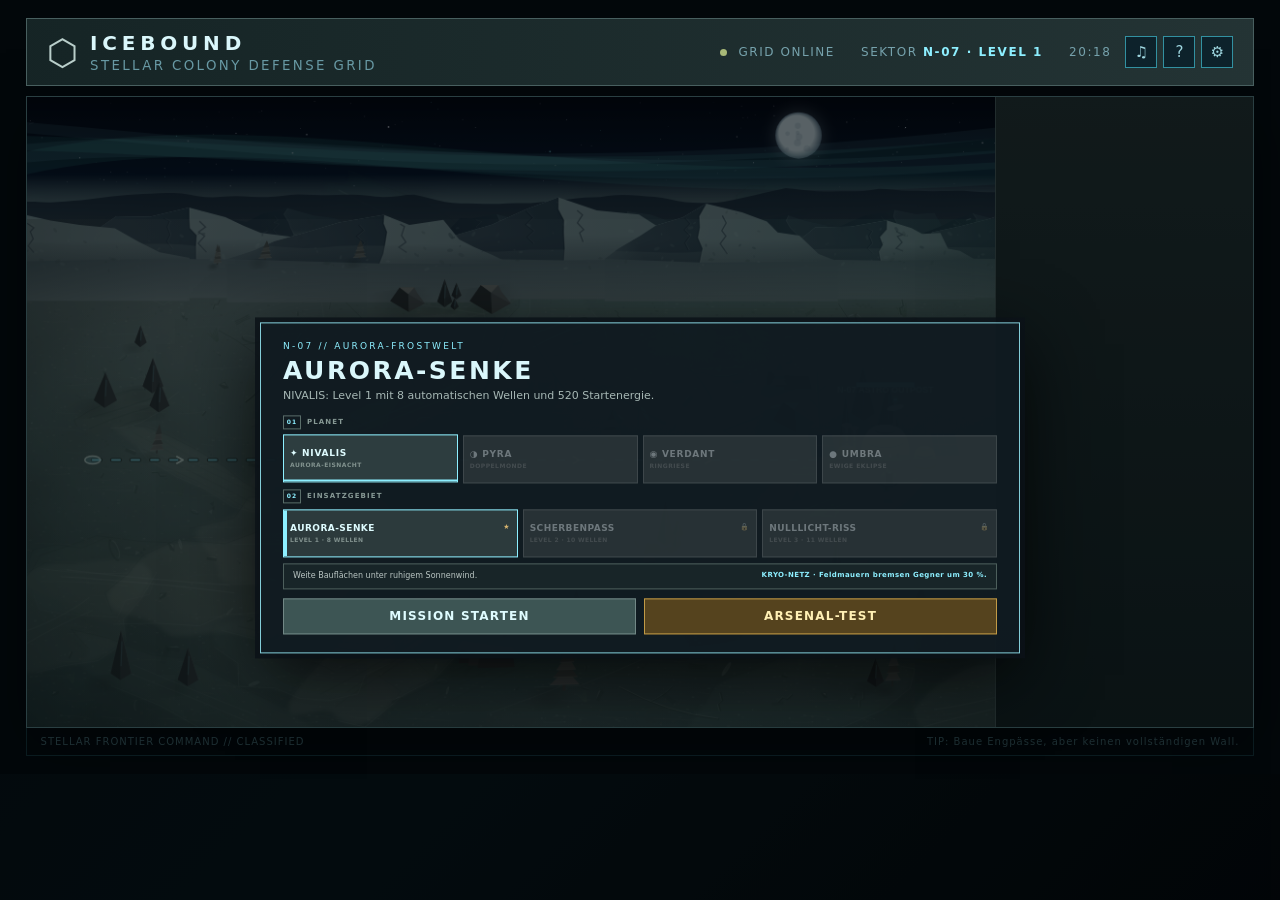
<file: index.html>
<!doctype html>
<html lang="de">
<head>
  <meta charset="utf-8">
  <meta name="viewport" content="width=device-width,initial-scale=1">
  <meta name="description" content="Installierbares Offline-Tower-Defense-Spiel auf vier spektakulären Planeten.">
  <meta name="theme-color" content="#07151e">
  <meta name="application-name" content="Icebound">
  <meta name="mobile-web-app-capable" content="yes">
  <meta name="apple-mobile-web-app-capable" content="yes">
  <meta name="apple-mobile-web-app-status-bar-style" content="black-translucent">
  <meta name="apple-mobile-web-app-title" content="Icebound">
  <title>ICEBOUND // STELLAR FRONTIER</title>
  <link rel="manifest" href="manifest.webmanifest">
  <link rel="icon" href="icons/icon.svg" type="image/svg+xml">
  <link rel="apple-touch-icon" href="icons/icon-180.png">
  <link rel="stylesheet" href="style.css">
</head>
<body>
  <div class="scanlines"></div>
  <main class="shell">
    <header class="topbar">
      <div class="brand"><span class="hex">⬡</span><div><b>ICEBOUND</b><small>STELLAR COLONY DEFENSE GRID</small></div></div>
      <div class="topbar-right">
        <div class="telemetry"><span><i></i> GRID ONLINE</span><span>SEKTOR <b id="sectorName">N-07</b></span><span id="clock">00:00</span></div>
        <div class="topbar-tools">
          <button id="soundBtn" class="topbar-tool" type="button" aria-label="Musik und Geräusche umschalten" title="Musik und Geräusche umschalten">♫</button>
          <button id="codexBtn" class="topbar-tool" type="button" aria-label="Werkstatt öffnen" title="Werkstatt — freischalten, tunen, nachschlagen (Taste I)">?</button>
          <button id="settingsBtn" class="topbar-tool" type="button" aria-label="Einstellungen öffnen" title="Einstellungen">⚙</button>
        </div>
      </div>
    </header>

    <section class="game-frame">
      <div class="canvas-wrap">
        <canvas id="game" width="1000" height="650" aria-label="Spielfeld"></canvas>

        <div id="buildConfirmBar" class="build-confirm-bar" hidden>
          <div class="build-summary"><b id="buildSummaryCount">0 ANLAGEN GEPLANT</b><span id="buildSummaryCost">0 ENERGIE</span></div>
          <button id="buildCommitBtn" class="build-commit" type="button" aria-label="Alle geplanten Anlagen bauen" title="Alle bauen">✓</button>
          <button id="buildDiscardBtn" class="build-discard" type="button" aria-label="Planung verwerfen und Baumodus beenden" title="Verwerfen">✕</button>
        </div>
        <div class="aurora"></div>
        <div class="view-mode"><b>3D</b><span>PERSPECTIVE<br>TACTICAL FEED</span></div>
        <div class="depth-meter"><i></i><i></i><i></i><i></i><span>DEPTH SCAN</span></div>
        <div id="message" class="message">
          <small id="messageEyebrow">STELLAR DEFENSE NETWORK</small>
          <strong id="messageTitle">EINSATZ WÄHLEN</strong>
          <span id="messageCopy" class="message-copy">Vier Welten senden Verteidigungsnotrufe.</span>
          <div class="world-picker">
            <div class="picker-label"><span>01</span> PLANET</div>
            <div id="planetPicker" class="planet-picker" role="group" aria-label="Planet wählen">
              <button class="planet-card" data-planet="nivalis"><b>✦ NIVALIS</b><span>AURORA-EISNACHT</span></button>
              <button class="planet-card" data-planet="pyra"><b>◑ PYRA</b><span>DOPPELMONDE</span></button>
              <button class="planet-card" data-planet="verdant"><b>◉ VERDANT</b><span>RINGRIESE</span></button>
              <button class="planet-card" data-planet="umbra"><b>● UMBRA</b><span>EWIGE EKLIPSE</span></button>
            </div>
            <div class="picker-label"><span>02</span> EINSATZGEBIET</div>
            <div id="missionPicker" class="mission-picker" role="group" aria-label="Karte und Schwierigkeit wählen"></div>
            <div id="worldBrief" class="world-brief"></div>
          </div>
          <div class="start-actions"><button id="startBtn">MISSION STARTEN</button><button id="testBtn">ARSENAL-TEST</button></div>
        </div>
        <div id="waveBanner" class="wave-banner"></div>
      </div>

      <aside class="panel">
        <div class="statusbar" role="group" aria-label="Statuswerte">
          <div class="stat-item stat-xp"><small>★ XP</small><strong id="xp">0</strong></div>
          <div class="stat-item" id="integrityStat"><small>◆ KOL</small><strong id="lives">100</strong></div>
          <div class="stat-item"><small>⚡ EN</small><strong id="credits">360</strong></div>
          <div class="stat-item stat-wave"><small>≋ WELLE</small><strong id="wave">0/6</strong><em id="hostiles">0 FEINDE</em></div>
        </div>
        <div class="primary-actions">
          <button id="waveBtn">AUTOWELLEN BEREIT</button>
          <button id="speedBtn" class="tool-button" aria-label="Spieltempo umschalten: 1×, 2× oder Pause" title="Spieltempo: 1× → 2× → Pause (Taste P)">1×</button>
        </div>
        <div id="reviewActions" class="review-actions" hidden>
          <p id="reviewInfo">LETZTES LABYRINTH</p>
          <button id="reviewRestartBtn" type="button" aria-label="Mission neu starten">↻ NEUSTART</button>
          <button id="reviewCopyBtn" type="button" aria-label="Labyrinth als Text kopieren">⧉ LABYRINTH KOPIEREN</button>
        </div>
        <div id="supportActions" class="support-actions" hidden>
          <button id="repairBtn" type="button" aria-label="Basis reparieren"><span>✚ REPARATUR</span><em id="repairCost">– E</em></button>
          <button id="bombBtn" type="button" aria-label="Orbitalschlag auf einen Punkt der Karte"><span>✹ BOMBE</span><em id="bombCost">– E</em></button>
        </div>
        <div id="buildSection" class="arsenal-block">
          <div class="block-label"><span>⚒ ARSENAL</span><kbd>1–8 · W</kbd></div>
          <div id="towerList" class="tower-list">
            <button class="tower-card" data-type="gatling" aria-label="Ion-Gatling bauen, 120 Energie, NUR BODEN"><span class="icon gatling">⁙</span><i class="target-mark">▬</i><b>GATLING</b><em>120</em></button>
            <button class="tower-card" data-type="wall" aria-label="Feldmauer bauen, 30 Energie" title="Feldmauer · Wegführung und Verlangsamung · 30 Energie"><span class="icon wall">▰</span><b>MAUER</b><em>30</em></button>
            <button class="tower-card" data-type="mortar" aria-label="Plasma-Mörser bauen, 175 Energie, NUR BODEN" title="Plasma-Mörser · Schwerer Flächenschaden · 175 Energie"><span class="icon mortar">◉</span><i class="target-mark">▬</i><b>MÖRSER</b><em>175</em></button>
            <button class="tower-card" data-type="cryo" aria-label="Kryo-Projektor bauen, 150 Energie, NUR BODEN"><span class="icon cryo">❄</span><i class="target-mark">▬</i><b>KRYO</b><em>150</em></button>
            <button class="tower-card" data-type="laser" aria-label="Pulslaser bauen, 145 Energie, NUR LUFT"><span class="icon laser">╋</span><i class="target-mark">▲</i><b>LASER</b><em>145</em></button>
            <button class="tower-card" data-type="disruptor" aria-label="Schild-Brecher bauen, 190 Energie, NUR BODEN"><span class="icon disruptor">◇</span><i class="target-mark">▬</i><b>BRECHER</b><em>190</em></button>
            <button class="tower-card" data-type="rocket" aria-label="Raketenwerfer bauen, 215 Energie, NUR LUFT" title="Raketenwerfer · Zielsuchender Flächenschaden · 215 Energie"><span class="icon rocket">➤</span><i class="target-mark">▲</i><b>RAKETE</b><em>215</em></button>
            <button class="tower-card" data-type="drone" aria-label="Drohnennest bauen, 200 Energie, NUR BODEN" title="Drohnennest · Drei mobile Jäger · 200 Energie"><span class="icon drone">✣</span><i class="target-mark">▬</i><b>DROHNE</b><em>200</em></button>
            <button class="tower-card" data-type="rail" aria-label="Railgun bauen, 175 Energie, LUFT + BODEN" title="Railgun · Durchschlägt fünf Ziele · 175 Energie"><span class="icon rail">⌁</span><i class="target-mark">◈</i><b>RAILGUN</b><em>175</em></button>
          </div>
          <button id="codexOpenBtn" class="codex-open" type="button" aria-label="Werkstatt öffnen: freischalten und tunen">
            <span class="codex-open-icon">▤</span>
            <span class="codex-open-text"><b>WERKSTATT</b><em id="codexHint">TUNEN &amp; NACHSCHLAGEN</em></span>
            <kbd>I</kbd>
          </button>
        </div>
        <div class="controls">
          <div id="testControls" class="test-controls" hidden>
            <label><span>TEST-STUFE</span><select id="testTuneSelect" aria-label="Tuning-Stufe für den Arsenaltest wählen">
              <option value="zero">LEVEL 0</option>
              <option value="current">MEIN TUNING</option>
              <option value="max">VOLL GETUNT</option>
            </select></label>
            <label><span>TEST-GEGNER</span><select id="testEnemySelect" aria-label="Gegnertyp für den Arsenaltest wählen">
              <option value="shard">SONDENDROHNE</option>
              <option value="runner">ABFANGDROHNE</option>
              <option value="armored">BELAGERUNGSPANZER</option>
              <option value="regenerator">REPARATURLÄUFER</option>
              <option value="splitter">TRÄGERLÄUFER</option>
              <option value="splinter">MIKRODROHNE</option>
              <option value="phaser">PHASENGLEITER</option>
              <option value="elite">KOMMANDOPANZER</option>
              <option value="mixed">GEMISCHT</option>
            </select></label>
          </div>
          <button id="buildBtn">⚒ BAUEN</button>
          <button id="exitBtn" class="tool-button" aria-label="Einsatz verlassen und Karte wechseln" title="Einsatz verlassen und Karte wechseln">↩</button>
          <button id="intelBtn" class="tool-button" aria-label="Feind-Intel anzeigen" title="Feind-Intel">☣</button>
        </div>
        <details id="selectionSection" class="panel-section selection-section">
          <summary><span>⌖ <b id="selectionTitle">AUSWAHL</b></span><i>DETAILS</i></summary>
          <div id="selection" class="selection"><small>SYSTEMBEREIT</small><p>Turm, Gegner oder Bausymbol auswählen.</p></div>
        </details>
        <details id="intelSection" class="panel-section intel-section">
          <summary><span>☣ FEIND-INTEL</span><i>SCAN</i></summary>
          <div id="enemyIntel" class="enemy-intel"><p>Neue Organismen werden mit jeder Welle analysiert.</p></div>
        </details>
      </aside>
    </section>
    <footer><span>STELLAR FRONTIER COMMAND // CLASSIFIED</span><span>TIP: Baue Engpässe, aber keinen vollständigen Wall.</span></footer>
  </main>

  <div id="rotateHint" class="rotate-hint" hidden><span>↻ Im Querformat spielt es sich angenehmer.</span><button id="rotateHintClose" type="button" aria-label="Hinweis schließen">✕</button></div>

  <div id="missionBackdrop" class="mission-backdrop" hidden></div>

  <div id="codexOverlay" class="settings-overlay" hidden>
    <div class="codex-panel" role="dialog" aria-modal="true" aria-labelledby="codexTitle">
      <div class="settings-head">
        <b id="codexTitle">⚒ WERKSTATT</b>
        <button id="codexCloseBtn" class="settings-close" type="button" aria-label="Werkstatt schließen">✕</button>
      </div>
      <div class="codex-body">
        <div class="codex-xp"><span>VERFÜGBARE XP</span><b id="codexXp">0</b></div>
        <p class="codex-intro">Hier wird freigeschaltet und getunt. <b>Ziel</b> zeigt, was die Waffe überhaupt treffen kann — die häufigste Fehlinvestition.</p>
        <div id="codexList" class="codex-list"></div>
        <p class="codex-foot">Feldmauern sind das billigste Bauteil. Eine längere Route allein bringt wenig — führe die Route mehrfach an denselben Türmen vorbei.</p>
      </div>
    </div>
  </div>

  <div id="settingsOverlay" class="settings-overlay" hidden>
    <div class="settings-panel" role="dialog" aria-modal="true" aria-labelledby="settingsTitle">
      <div class="settings-head">
        <b id="settingsTitle">⚙ EINSTELLUNGEN</b>
        <button id="settingsCloseBtn" class="settings-close" type="button" aria-label="Einstellungen schließen">✕</button>
      </div>
      <div class="settings-body">
        <div class="settings-row">
          <div class="settings-info">
            <b>ALS APP INSTALLIEREN</b>
            <p id="installHint">Icebound lässt sich als eigenständige App auf dem Startbildschirm ablegen.</p>
          </div>
          <button id="installBtn" class="settings-action-btn" type="button" hidden>INSTALLIEREN</button>
        </div>
        <div id="updateSection">
          <hr class="settings-divider">
          <div class="settings-row">
            <div class="settings-info">
              <b>APP AKTUALISIEREN</b>
              <p id="updateHint">Neue Versionen werden automatisch geladen, sobald du auf dem Auswahlbildschirm bist. Dieser Knopf holt sie sofort und leert den Zwischenspeicher. Der Fortschritt bleibt erhalten.</p>
            </div>
            <button id="updateBtn" class="settings-action-btn" type="button">JETZT AKTUALISIEREN</button>
          </div>
        </div>
        <hr class="settings-divider">
        <div class="settings-row">
          <div class="settings-info">
            <b>FORTSCHRITT ZURÜCKSETZEN</b>
            <p>Löscht dauerhaft gesammelte XP und alle Arsenal-Tunings (aktuell <span id="settingsXpValue">0</span> XP). Der laufende Einsatz endet dabei.</p>
          </div>
          <button id="resetProgressBtn" class="settings-danger-btn" type="button">FORTSCHRITT LÖSCHEN</button>
        </div>
        <div id="resetConfirm" class="reset-confirm" hidden>
          <span>Sicher? Das kann nicht rückgängig gemacht werden.</span>
          <div class="reset-confirm-actions">
            <button id="resetConfirmBtn" class="reset-confirm-yes" type="button">✓ JA, ZURÜCKSETZEN</button>
            <button id="resetCancelBtn" type="button">✕ ABBRECHEN</button>
          </div>
        </div>
      </div>
    </div>
  </div>

  <script src="game.js"></script>
  <script src="pwa.js"></script>
</body>
</html>
</file>
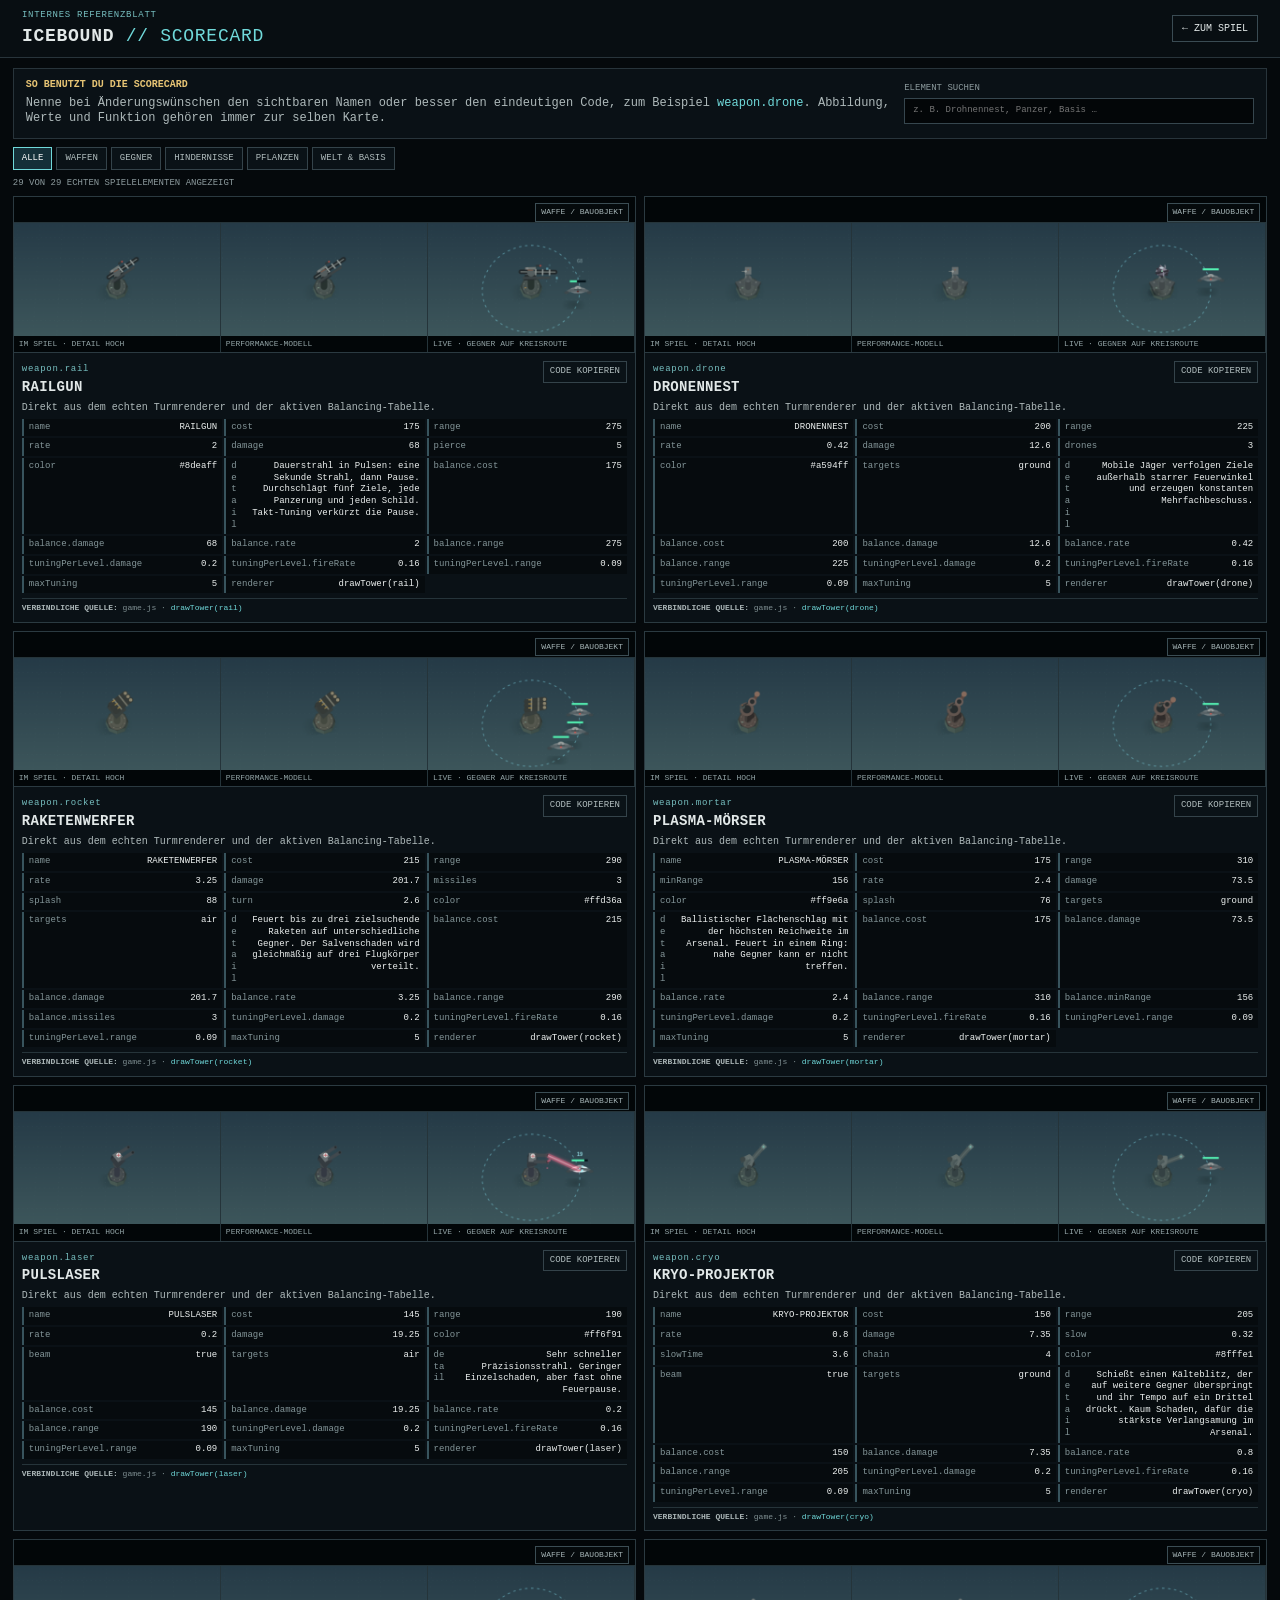
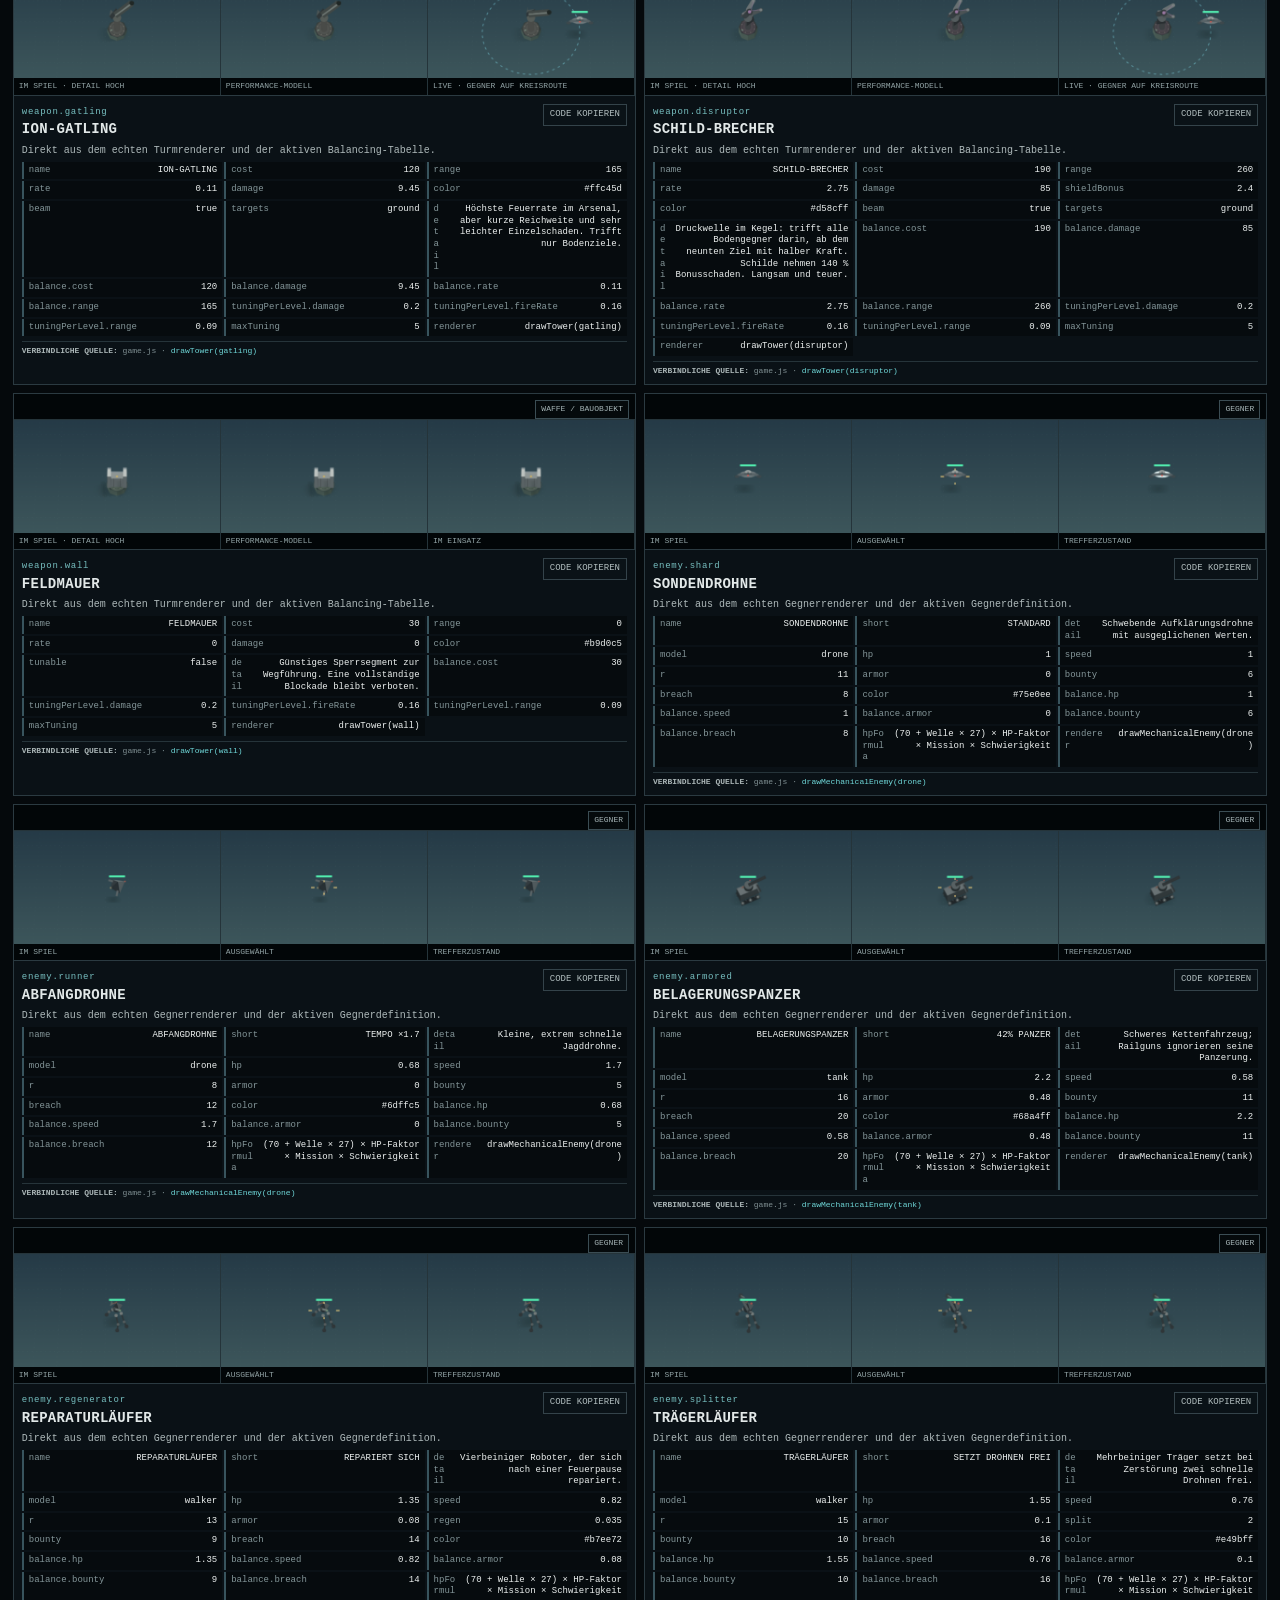
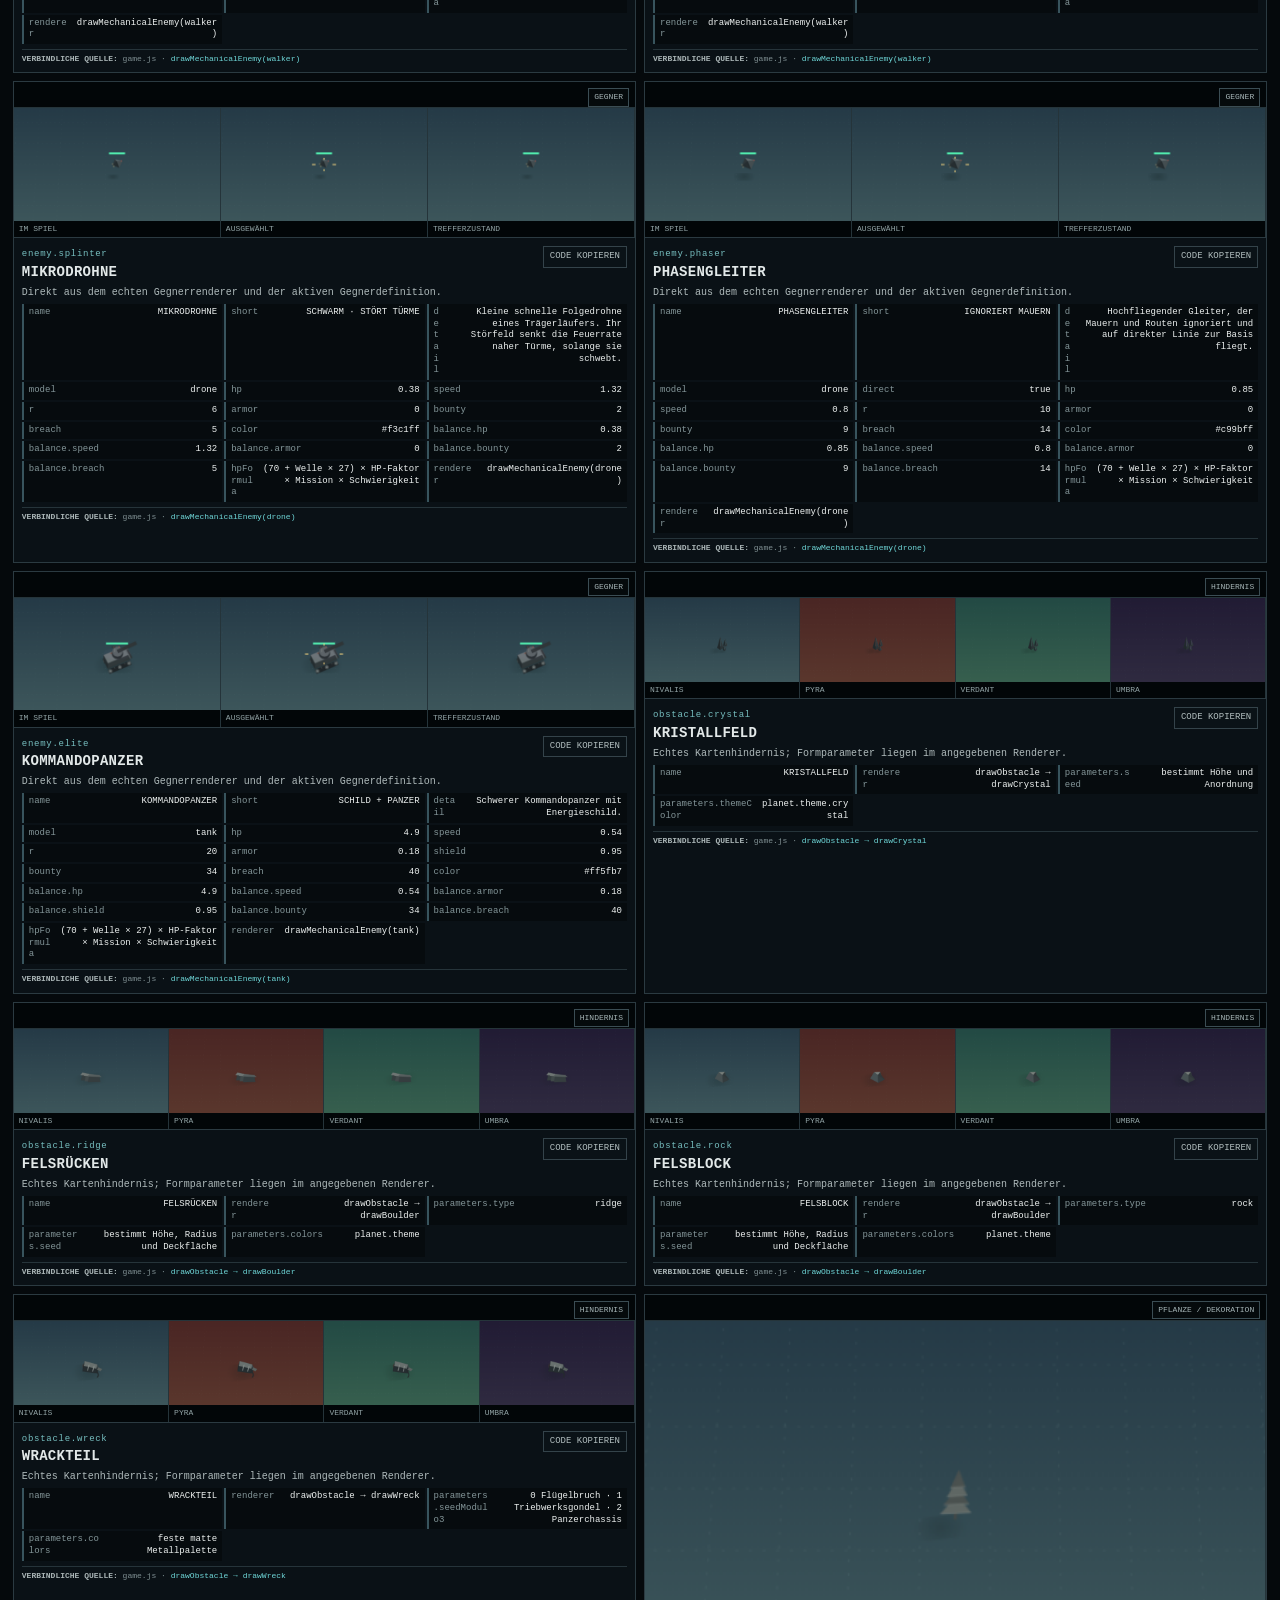
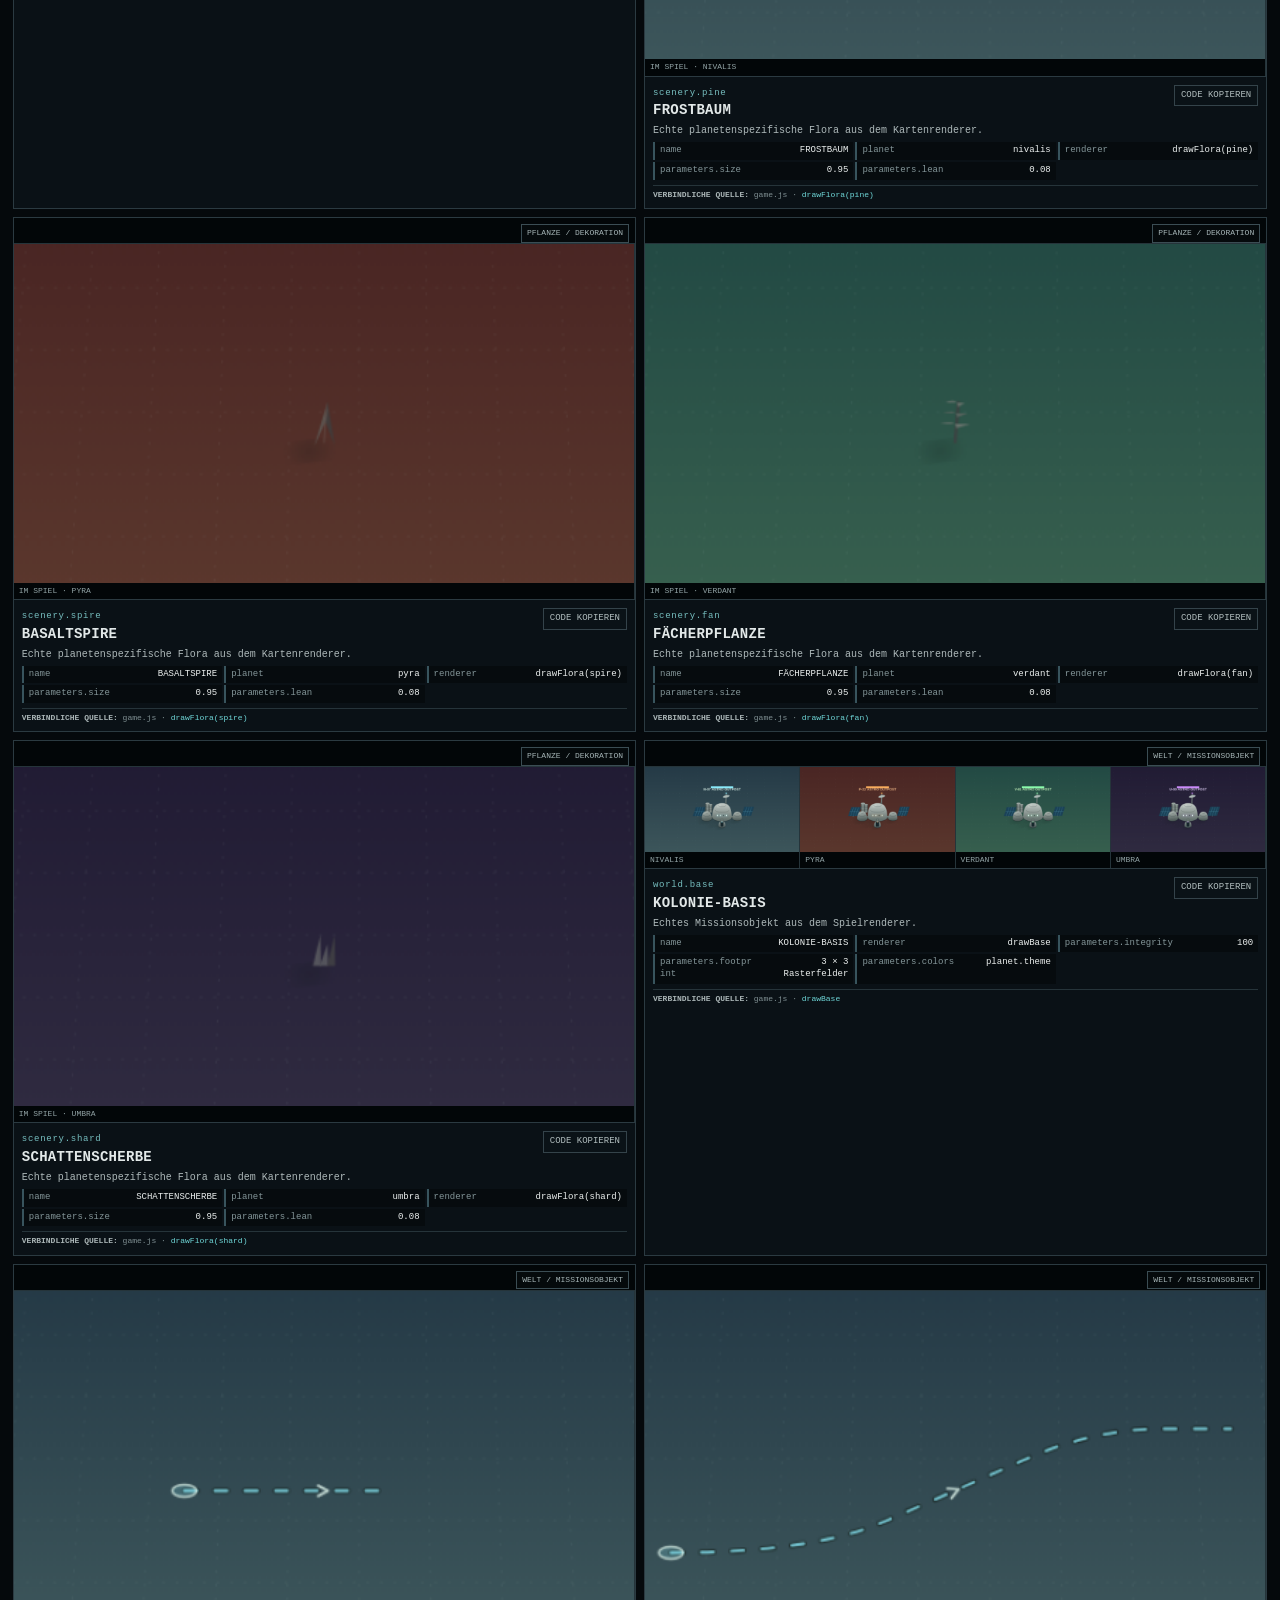
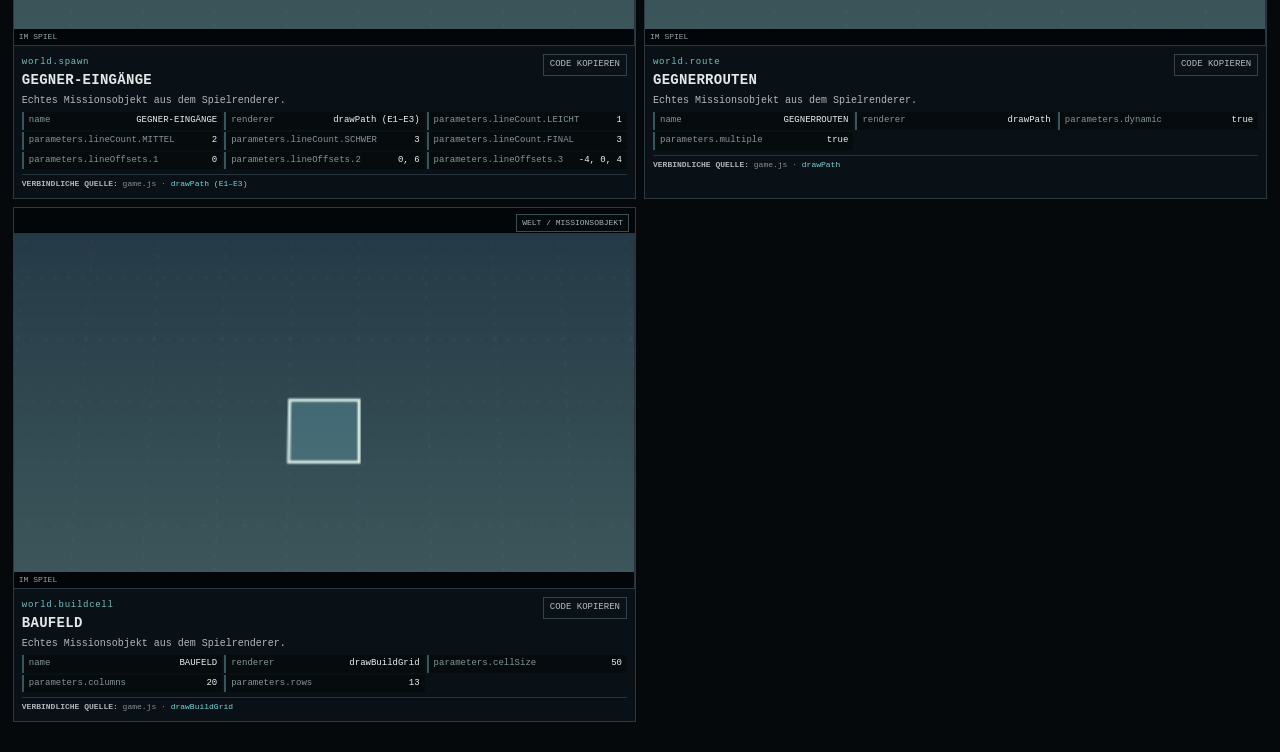
<file: scorecard.html>
<!doctype html>
<html lang="de">
<head>
  <meta charset="utf-8">
  <meta name="viewport" content="width=device-width,initial-scale=1">
  <meta name="description" content="Interne visuelle Referenz aller Icebound-Spielelemente.">
  <title>ICEBOUND // VISUAL SCORECARD</title>
  <link rel="icon" href="icons/icon.svg" type="image/svg+xml">
  <link rel="stylesheet" href="scorecard.css">
</head>
<body>
  <header class="topbar">
    <div><small>INTERNES REFERENZBLATT</small><h1>ICEBOUND <span>// SCORECARD</span></h1></div>
    <a href="index.html">← ZUM SPIEL</a>
  </header>

  <main>
    <section class="intro">
      <div><b>SO BENUTZT DU DIE SCORECARD</b><p>Nenne bei Änderungswünschen den sichtbaren Namen oder besser den eindeutigen Code, zum Beispiel <code>weapon.drone</code>. Abbildung, Werte und Funktion gehören immer zur selben Karte.</p></div>
      <label>ELEMENT SUCHEN<input id="search" type="search" placeholder="z. B. Drohnennest, Panzer, Basis …" autocomplete="off"></label>
    </section>

    <nav id="tabs" class="tabs" aria-label="Elementgruppen">
      <button class="active" data-tab="all">ALLE</button>
      <button data-tab="weapon">WAFFEN</button>
      <button data-tab="enemy">GEGNER</button>
      <button data-tab="obstacle">HINDERNISSE</button>
      <button data-tab="scenery">PFLANZEN</button>
      <button data-tab="world">WELT &amp; BASIS</button>
    </nav>

    <div id="summary" class="summary"></div>
    <div id="catalog" class="catalog"></div>
    <p id="empty" class="empty" hidden>Kein Element passt zu dieser Suche.</p>
  </main>

  <template id="cardTemplate">
    <article class="card">
      <div class="visual"><canvas width="440" height="240"></canvas><span class="group-label"></span></div>
      <div class="content">
        <div class="identity"><div><small class="code"></small><h2></h2></div><button class="copy" title="Code kopieren">CODE KOPIEREN</button></div>
        <p class="description"></p>
        <dl class="stats"></dl>
        <div class="aliases"></div>
      </div>
    </article>
  </template>

  <iframe id="gameSource" class="game-source" src="index.html?developer-scorecard" title="Echter Icebound-Spielrenderer" aria-hidden="true"></iframe>
  <script src="scorecard.js"></script>
</body>
</html>
</file>
<file: style.css>
:root{--ice:#86eaff;--cyan:#25d9ec;--navy:#07151e;--panel:#0a202a;--line:#1d5361;--warn:#ffb34a;--red:#ff5f63;--text:#daf7fb}
*{box-sizing:border-box}html,body{margin:0;min-height:100%;background:#030a0f;color:var(--text);font-family:"Arial Narrow","Helvetica Neue",system-ui,sans-serif;overflow-x:hidden}body:before{content:"";position:fixed;inset:0;background:radial-gradient(ellipse at 30% 0%,#123847 0,transparent 46%),linear-gradient(135deg,#030b10,#07151b 55%,#020609);z-index:-2}.scanlines{pointer-events:none;position:fixed;inset:0;z-index:20;opacity:.09;background:repeating-linear-gradient(0deg,transparent 0 3px,#7eeaff 4px)}
.shell{width:min(1500px,96vw);margin:18px auto}.topbar{height:68px;display:flex;align-items:center;justify-content:space-between;border:1px solid #17404b;background:linear-gradient(90deg,#081820e8,#0c252ee8);padding:0 20px;clip-path:polygon(0 0,100% 0,100% 72%,99% 100%,1% 100%,0 72%)}.brand{display:flex;gap:12px;align-items:center}.brand .hex{font-size:36px;color:var(--ice);filter:drop-shadow(0 0 8px #4ceaff)}.brand b{display:block;letter-spacing:.24em;font-size:20px}.brand small{color:#6899a4;letter-spacing:.18em}.telemetry{display:flex;gap:26px;color:#76a2ac;font-size:12px;letter-spacing:.13em}.telemetry i{display:inline-block;width:7px;height:7px;border-radius:50%;background:#52f4b0;box-shadow:0 0 10px #52f4b0;margin-right:6px}.telemetry b{color:var(--warn)}
.game-frame{margin-top:10px;display:grid;grid-template-columns:minmax(0,1fr) 310px;border:1px solid #1c5260;background:#07131a;box-shadow:0 24px 80px #000b}.canvas-wrap{position:relative;min-width:0;background:#07131a;overflow:hidden}canvas{width:100%;height:auto;display:block;cursor:crosshair}.aurora{pointer-events:none;position:absolute;inset:0;background:radial-gradient(ellipse at 50% -12%,#32f5d21e,transparent 38%),radial-gradient(ellipse at 15% -10%,#655cff1f,transparent 35%),linear-gradient(112deg,transparent 4%,#56f6db0d 28%,transparent 45%);mix-blend-mode:screen;animation:aurora 8s ease-in-out infinite alternate}@keyframes aurora{to{transform:translateX(6%) scale(1.08);filter:hue-rotate(25deg)}}
.cancel-build-button{position:absolute;z-index:8;top:12px;right:12px;width:44px;height:44px;display:grid;place-items:center;padding:0;border:1px solid #9fb3ad;background:#243534e8;color:#f1f4ef;box-shadow:0 3px 14px #07100fc2;font:300 30px/1 system-ui,sans-serif;cursor:pointer;touch-action:manipulation;-webkit-tap-highlight-color:transparent}.cancel-build-button:hover,.cancel-build-button:focus-visible{border-color:var(--world-accent);background:#354a48;outline:2px solid color-mix(in srgb,var(--world-accent) 45%,transparent);outline-offset:2px}.cancel-build-button[hidden]{display:none}
.build-rail{position:absolute;z-index:9;left:10px;top:50%;transform:translateY(-50%);display:flex;flex-direction:column;gap:4px;padding:6px;max-height:calc(100% - 16px);overflow-y:auto;scrollbar-width:thin;background:#071820e8;border:1px solid #2f6b78;box-shadow:0 10px 34px #000a}.build-rail[hidden]{display:none}.build-rail button{appearance:none;width:46px;padding:4px 2px;display:grid;gap:2px;place-items:center;border:1px solid #24515d;background:#0c222a;color:var(--text);font-family:inherit;cursor:pointer;transition:.15s;touch-action:manipulation;-webkit-tap-highlight-color:transparent}.build-rail button:hover,.build-rail button.active{border-color:var(--ice);background:#12313a}.build-rail button.active{box-shadow:inset 0 0 0 1px var(--ice)}.build-rail button.disabled{opacity:.35}.build-rail button .icon{width:30px;height:26px;font-size:15px}.build-rail button em{font-style:normal;font-size:8px;font-weight:700;color:var(--warn);line-height:1}
.build-confirm-bar{position:absolute;z-index:9;left:50%;top:10px;transform:translateX(-50%);display:flex;align-items:center;gap:10px;padding:8px 12px;background:#071820ee;border:1px solid #2f6b78;box-shadow:0 10px 34px #000a}.build-confirm-bar[hidden]{display:none}.build-summary{display:grid;line-height:1.25;padding-right:4px}.build-summary b{font-size:11px;letter-spacing:.1em;white-space:nowrap}.build-summary span{font-size:10px;color:var(--warn)}.build-confirm-bar button{appearance:none;padding:9px 13px;border:1px solid #24515d;background:#0c222a;color:var(--text);font-family:inherit;font-size:11px;letter-spacing:.1em;cursor:pointer;white-space:nowrap;touch-action:manipulation;-webkit-tap-highlight-color:transparent}.build-confirm-bar button:hover:not(:disabled){background:#12313a}
/* Ohne geplante Anlage gibt es nichts zu bauen — der Haken bleibt sichtbar,
   aber erkennbar tot, damit die Leiste nicht springt. */
.build-confirm-bar button:disabled{opacity:.32;cursor:default}.build-commit{border-color:#4aa88f!important;color:#c8f4e4!important}.build-commit:hover{background:#12362f!important}.build-discard:hover{background:#361c1c!important}
.canvas-wrap.building .view-mode,.canvas-wrap.building .depth-meter{display:none}
.view-mode{position:absolute;left:16px;top:15px;display:flex;align-items:center;gap:8px;pointer-events:none;color:#9ed6df;font-size:8px;line-height:1.1;letter-spacing:.16em;text-shadow:0 1px 3px #000}.view-mode b{display:grid;place-items:center;width:38px;height:29px;border:1px solid #69deec;background:#092431cc;color:#dffcff;font-size:17px;box-shadow:inset 0 0 12px #39dbef33,0 0 14px #39dbef22;clip-path:polygon(7px 0,100% 0,100% calc(100% - 7px),calc(100% - 7px) 100%,0 100%,0 7px)}.depth-meter{position:absolute;right:14px;top:16px;display:flex;align-items:flex-end;gap:3px;pointer-events:none}.depth-meter i{width:3px;background:#58dfeb;box-shadow:0 0 5px #58dfeb}.depth-meter i:nth-child(1){height:7px;opacity:.35}.depth-meter i:nth-child(2){height:12px;opacity:.55}.depth-meter i:nth-child(3){height:17px;opacity:.75}.depth-meter i:nth-child(4){height:23px}.depth-meter span{margin-left:5px;font-size:7px;letter-spacing:.15em;color:#77aeb8;writing-mode:vertical-rl}
.panel{background:linear-gradient(180deg,#0b252f,#071820);border-left:1px solid #286170;position:relative}.panel-head{height:48px;padding:14px 16px;background:#102f39;display:flex;justify-content:space-between;letter-spacing:.15em;font-size:12px;border-bottom:1px solid #2a6070}.panel-head b{color:#477984}.stats{display:grid;grid-template-columns:1fr 1fr;padding:13px;gap:8px}.stats div{border:1px solid #234b57;background:#081921;padding:10px;min-height:75px;position:relative}.stats div:nth-child(3){grid-column:1/-1;min-height:60px}.stats small,.stats em{display:block;font-size:9px;letter-spacing:.15em;color:#6e9ba5;font-style:normal}.stats strong{font-size:29px;font-stretch:condensed;font-weight:700;color:var(--ice);line-height:1.1;text-shadow:0 0 14px #38d6ff70}.section-label{padding:8px 14px;font-size:10px;letter-spacing:.2em;color:#6996a0;border-block:1px solid #173d47}.tower-list{padding:10px;display:grid;gap:5px}.tower-card{appearance:none;border:1px solid #24515d;background:#0c222a;color:var(--text);min-height:54px;padding:5px 7px;display:grid;grid-template-columns:43px 1fr 35px;gap:8px;align-items:center;text-align:left;font-family:inherit;cursor:pointer;transition:.2s}.tower-card:hover,.tower-card.active{border-color:var(--ice);background:#12313a;transform:translateX(-3px);box-shadow:4px 0 0 var(--cyan)}.tower-card.disabled{opacity:.38}.tower-card b{font-size:13px;letter-spacing:.08em}.tower-card small{display:block;color:#6f9da7;font-size:9px}.tower-card small i{color:#b7f7ff;font-style:normal;letter-spacing:.08em}.tower-card em{color:var(--warn);font-style:normal;font-weight:700}.icon{height:39px;display:grid;place-items:center;border:1px solid;font-size:20px;clip-path:polygon(20% 0,100% 0,100% 80%,80% 100%,0 100%,0 20%)}.rail{color:#8deaff;background:#153748}.drone{color:#a594ff;background:#2b2550}.rocket{color:#ffd36a;background:#493c1e}.mortar{color:#ff9e6a;background:#49291e}.laser{color:#ff6f91;background:#492331}.cryo{color:#8fffe1;background:#1d4642}.gatling{color:#ffc45d;background:#49381d}.disruptor{color:#d58cff;background:#402650}.wall{color:#b9d0c5;background:#33423f}
.selection{margin:0 10px 10px;padding:11px;border-left:2px solid var(--warn);background:#121f22;min-height:82px}.selection small{color:var(--warn);letter-spacing:.15em}.selection p{font-size:11px;color:#83a7ad;margin:5px 0;line-height:1.35}.selection .entity-title{display:flex;justify-content:space-between;align-items:center;margin:3px 0 7px;color:#e4eee7}.selection .entity-title b{font-size:15px}.selection .rank{color:#d6b46d;font-size:9px;letter-spacing:.08em}.stat-grid{display:grid;grid-template-columns:repeat(3,1fr);gap:4px;margin:7px 0}.stat-grid span{border:1px solid #4c605d;background:#203130;padding:4px;font-size:8px;color:#aebdb6}.stat-grid b{display:block;color:#eef2eb;font-size:11px}.tuning-grid{display:grid;grid-template-columns:repeat(3,1fr);gap:4px;margin-top:7px}.tuning-grid button{border:1px solid #687d77;background:#344b48;color:#e8efe9;padding:6px 3px;font:700 8px system-ui;cursor:pointer}.tuning-grid button:hover:not(:disabled){background:#526b65}.tuning-grid button:disabled{opacity:.38}.tuning-grid i{display:block;color:#e0ba74;font:normal 7px system-ui;margin-top:2px}.controls{display:grid;grid-template-columns:1fr 48px 48px;gap:7px;padding:0 10px}.controls button,.message button{border:1px solid #3291a1;background:#0d5260;color:#dffcff;font:700 12px "Arial Narrow",system-ui,sans-serif;letter-spacing:.1em;padding:12px 6px;cursor:pointer}.controls button:hover,.message button:hover{background:#147488}.controls button:disabled{opacity:.4}.start-actions{display:grid;grid-template-columns:1fr 1fr;gap:8px}.start-actions #testBtn{border-color:#c19a46;background:#55431e;color:#fff0b4}.start-actions #testBtn:hover{background:#79602a}.intel{display:flex;justify-content:space-around;padding:14px 8px;color:#547c84;font-size:9px}.intel kbd{border:1px solid #456973;padding:1px 4px;color:#88adb5}
.selection b{color:#d9eee7}.enemy-intel{margin:0 10px 10px;padding:9px 10px;border:1px solid #425654;background:#1e2e2e;min-height:57px}.enemy-intel>small{display:block;color:#aebd91;font-size:9px;letter-spacing:.16em;margin-bottom:6px}.enemy-intel p{margin:0;color:#9eaea7;font-size:10px;line-height:1.35}.enemy-roster{display:flex;flex-wrap:wrap;gap:4px}.enemy-chip{display:inline-flex;gap:5px;align-items:center;border:1px solid #536866;background:#293b3a;padding:3px 5px;color:#d8e0d9;font-size:8px;letter-spacing:.04em}.enemy-chip i{font-style:normal;color:#d0ae74}.stats div.critical{border-color:#a9534f;animation:integrityPulse .85s ease-in-out infinite alternate}.stats div.critical strong{color:#ff8c80}@keyframes integrityPulse{to{box-shadow:inset 0 0 18px #9c2f2538}}
.xp-readout{color:#d8b66f}.xp-readout b{color:#ffe09a}.stat-bars{display:grid;gap:5px;margin:7px 0}.stat-bar span{display:flex;justify-content:space-between;color:#aebdb6;font-size:7px;letter-spacing:.08em}.stat-bar span b{font-size:8px}.stat-bar>i{display:block;height:8px;border:1px solid #5b7069;background:repeating-linear-gradient(90deg,#172624 0,#172624 calc(10% - 1px),#60756e calc(10% - 1px),#60756e 10%)}.stat-bar u{display:block;height:100%;background:linear-gradient(90deg,var(--world-accent),#e6c574);transition:width .25s ease}
.message{position:absolute;inset:50% auto auto 50%;transform:translate(-50%,-50%);width:min(460px,82%);padding:26px 30px;background:#071820ed;border:1px solid #65dced;box-shadow:0 0 0 6px #061219bb,0 20px 70px #000;z-index:5;text-align:center;clip-path:polygon(14px 0,100% 0,100% calc(100% - 14px),calc(100% - 14px) 100%,0 100%,0 14px)}.message small{color:var(--warn);letter-spacing:.25em}.message strong{display:block;font-size:30px;font-weight:700;letter-spacing:.12em;margin:8px}.message span{display:block;color:#86aeb5;font-size:13px;margin-bottom:18px}.message.hidden{display:none}.wave-banner{position:absolute;top:20%;left:0;right:0;box-sizing:border-box;padding:0 10%;text-align:center;text-wrap:balance;font-size:clamp(16px,2.1vw,24px);line-height:1.2;font-weight:700;letter-spacing:.14em;color:white;text-shadow:0 0 16px #56dff5;pointer-events:none;opacity:0;z-index:4}.wave-banner.compact{font-size:clamp(12px,1.55vw,17px);letter-spacing:.09em}.wave-banner.show{animation:banner 2s}@keyframes banner{0%{opacity:0;transform:scale(.7)}20%,65%{opacity:1;transform:scale(1)}100%{opacity:0;transform:scale(1.1)}}footer{display:flex;justify-content:space-between;padding:8px 14px;color:#466c74;font-size:10px;letter-spacing:.1em;border-inline:1px solid #183c45;border-bottom:1px solid #183c45}
@media(max-width:950px){.game-frame{grid-template-columns:1fr}.panel{border-left:0;border-top:1px solid #286170}.tower-list{grid-template-columns:repeat(2,1fr)}.tower-card{grid-template-columns:42px 1fr}.tower-card em{display:none}.selection{display:none}.telemetry span:nth-child(2){display:none}}@media(max-width:650px){.shell{width:100vw;margin:0}.topbar{height:54px}.telemetry{display:none}.brand small{display:none}.tower-list{grid-template-columns:1fr}.stats{grid-template-columns:repeat(3,1fr)}.stats div:nth-child(3){grid-column:auto}.message{padding:18px}.message strong{font-size:22px}footer{display:none}}

/* Natural expedition treatment: less holographic, more physical material and daylight. */
.scanlines{display:none}.canvas-wrap{background:#526b66}.aurora{background:radial-gradient(circle at 77% 3%,rgba(255,235,180,.16),transparent 31%),linear-gradient(115deg,rgba(27,43,36,.08),transparent 48%,rgba(255,225,163,.07));mix-blend-mode:normal;opacity:.42;animation:none}.view-mode,.depth-meter{display:none}.topbar{background:linear-gradient(90deg,#172728ee,#263738ee);border-color:#485f5f;clip-path:none}.brand .hex{color:#b9ceca;filter:none}.telemetry i{background:#a8b978;box-shadow:none}.game-frame{border-color:#526968;background:#1b2c2e;box-shadow:0 20px 55px #0008}.panel{background:linear-gradient(180deg,#293a3a,#182829);border-left-color:#526867}.panel-head{background:#344646;border-bottom-color:#607372}.stats div{background:#223334;border-color:#4a5d5c}.stats strong{color:#d7ded5;text-shadow:none}.section-label{color:#a7b5ae;border-color:#405251}.tower-card{background:#263738;border-color:#485a59}.tower-card:hover,.tower-card.active{background:#334746;transform:none;box-shadow:none;border-color:#b4c7bd}.tower-card small{color:#9eaea7}.tower-card small i{color:#d5dbcf}.icon{clip-path:none;border-radius:3px}.selection{background:#293637;border-left-color:#bd975c}.message{clip-path:none;background:#1a2b2bea;border-color:#8aa09b;box-shadow:0 0 0 5px #162321c2,0 18px 55px #0009}.controls button,.message button{background:#3d5554;border-color:#718785}.controls button:hover,.message button:hover{background:#526b68}.wave-banner{text-shadow:0 2px 12px #243b37}
@media(max-width:950px){.selection{display:block}}

/* Compact tactical control: symbol-first tools and native accordions. */
.game-frame{grid-template-columns:minmax(0,1fr) 258px}
.panel{min-width:0;overflow:auto}
.panel-head{height:39px;padding:10px 11px;font-size:10px}
.stats{grid-template-columns:repeat(3,minmax(0,1fr));padding:7px;gap:4px}
.stats div,.stats div:nth-child(3){grid-column:auto;min-height:54px;padding:7px 6px}
.stats small{font-size:7px;white-space:nowrap}.stats strong{font-size:20px}.stats em{font-size:7px;white-space:nowrap;overflow:hidden;text-overflow:ellipsis}
.panel-section{border-top:1px solid #435654;background:#203130}
.panel-section:last-of-type{border-bottom:1px solid #435654}
.panel-section summary{list-style:none;min-height:33px;padding:8px 9px;display:grid;grid-template-columns:1fr auto auto;align-items:center;gap:7px;color:#cbd6cf;font:700 9px system-ui;letter-spacing:.1em;cursor:pointer;user-select:none}
.panel-section summary::-webkit-details-marker{display:none}.panel-section summary::after{content:'＋';color:#82958d;font-size:12px}.panel-section[open]>summary::after{content:'−'}
.panel-section summary kbd,.panel-section summary i{color:#92a39c;font:normal 7px system-ui;letter-spacing:.08em}.panel-section summary kbd{border:1px solid #667872;padding:1px 4px}
.panel-section[open]>summary{background:#2d403d;color:#edf2ea}
.tower-list{grid-template-columns:repeat(5,minmax(0,1fr));padding:6px;gap:4px}
.tower-card{min-width:0;min-height:59px;padding:3px;display:flex;flex-direction:column;align-items:stretch;justify-content:center;gap:2px;text-align:center;position:relative}
.tower-card:hover,.tower-card.active{transform:none;box-shadow:inset 0 -2px 0 #c6d0c7}.tower-card b{font-size:7px;line-height:1;letter-spacing:.04em;white-space:nowrap}.tower-card em{display:block;font-size:8px;line-height:1}.tower-card .icon{width:100%;height:28px;font-size:16px;border-radius:2px}
.selection{margin:0;padding:8px 9px;border-left:0;min-height:0;background:#293637}.selection small{font-size:8px}.selection p{font-size:10px;margin:3px 0;line-height:1.3}.selection .entity-title{margin:2px 0 5px}.selection .entity-title b{font-size:13px}.selection .rank{font-size:7px}
.stat-grid{gap:3px;margin:5px 0}.stat-grid span{padding:3px;font-size:7px}.stat-grid b{font-size:10px}.tuning-grid{gap:3px;margin-top:5px}.tuning-grid button{padding:5px 2px;font-size:7px}
.entity-actions{display:grid;margin-top:6px}.demolish-button{border:1px solid #9d6258;background:#563732;color:#f2d5cd;padding:7px 6px;font:700 8px system-ui;letter-spacing:.08em;cursor:pointer}.demolish-button:hover{background:#70453d}.demolish-button i{display:block;color:#d9a99e;font:normal 7px system-ui;margin-top:2px}
.enemy-intel{margin:0;padding:8px 9px;border:0;min-height:0}.enemy-intel>small{font-size:8px;margin-bottom:4px}.enemy-intel p{font-size:9px}.enemy-chip{padding:3px 4px;font-size:7px}
.controls{grid-template-columns:repeat(4,minmax(0,1fr));gap:5px;padding:7px}.controls #waveBtn{grid-column:1/-1}.controls button{min-width:0;padding:9px 4px;font-size:9px}.controls .tool-button{font-size:14px;line-height:1}.controls #exitBtn{border-color:#8d6c58;color:#f0c79d}.intel{padding:7px 5px;font-size:7px}
.test-controls{grid-column:1/-1;display:grid;grid-template-columns:1fr 1fr;gap:5px;padding:6px;border:1px solid #6f674f;background:#302f29}.test-controls[hidden]{display:none}.test-controls label{min-width:0;display:grid;gap:3px}.test-controls span{color:#c9b57f;font:700 7px system-ui;letter-spacing:.1em}.test-controls select{min-width:0;width:100%;border:1px solid #78847e;background:#263936;color:#edf2eb;padding:7px 5px;font:700 8px system-ui;letter-spacing:.03em;cursor:pointer}.test-controls select:focus{outline:1px solid var(--world-accent);outline-offset:1px}.test-controls select:disabled{opacity:.45}
@media(max-width:420px){.test-controls{grid-template-columns:1fr}}
@media(max-width:950px){.game-frame{grid-template-columns:1fr}.panel{overflow:visible}.tower-list{grid-template-columns:repeat(5,minmax(42px,1fr))}.tower-card{grid-template-columns:none}.tower-card em{display:block}.stats{grid-template-columns:repeat(3,1fr)}}
@media(max-width:520px){.tower-card b{font-size:6px}.panel-section summary{padding-inline:8px}.intel{display:none}}
@media(max-width:650px){.cancel-build-button{top:10px;right:10px;width:48px;height:48px;font-size:33px}
.build-rail{left:6px;padding:4px;gap:3px}.build-rail button{width:38px}.build-rail button .icon{width:26px;height:22px;font-size:13px}.build-rail button b{font-size:6px}
.build-confirm-bar{left:6px;right:6px;top:6px;transform:none;gap:6px;padding:6px 8px}.build-summary b{font-size:9px}.build-summary span{font-size:9px}.build-confirm-bar button{flex:1;padding:10px 6px;font-size:10px}}

/* Stellar mission selector and world-reactive command styling. */
:root{--world-accent:#8defff;--world-glow:#4ad9ff}
.aurora{display:none}
.telemetry b,.panel-head b{color:var(--world-accent)}.game-frame{border-color:color-mix(in srgb,var(--world-accent) 34%,#526968)}
.message{width:min(760px,93%);padding:18px 22px;background:#101b21f2;border-color:color-mix(in srgb,var(--world-accent) 68%,#6e8584);box-shadow:0 0 0 5px #0b1218d9,0 22px 70px #000c;text-align:left}
.message>small{display:block;color:var(--world-accent);font-size:9px}.message>strong{margin:5px 0 4px;font-size:25px;letter-spacing:.1em}.message>.message-copy{display:block;margin:0 0 11px;color:#a7b8b5;font-size:11px;line-height:1.35}
.world-picker{display:grid;gap:6px}.picker-label{display:flex;align-items:center;gap:6px;color:#879995;font:700 7px system-ui;letter-spacing:.16em}.picker-label span{display:grid;place-items:center;width:18px;height:14px;margin:0;border:1px solid #596d69;color:var(--world-accent);font-size:6px}
.planet-picker{display:grid;grid-template-columns:repeat(4,1fr);gap:5px}.planet-card,.mission-card{appearance:none;border:1px solid #526460;background:#202e31;color:#d9e2df;cursor:pointer;font-family:inherit;text-align:left;transition:border-color .15s,background .15s,transform .15s}.planet-card{min-height:48px;padding:7px 8px}.planet-card b{display:block;font-size:9px;letter-spacing:.08em}.message .planet-card span{display:block;margin:3px 0 0;color:#82938f;font-size:6px;letter-spacing:.08em}.planet-card:hover,.planet-card.active{border-color:var(--world-accent);background:#2d3d3f;transform:translateY(-1px)}.planet-card.active{box-shadow:inset 0 -2px 0 var(--world-accent)}
.mission-picker{display:grid;grid-template-columns:repeat(3,1fr);gap:5px}.mission-card{min-height:48px;padding:7px 8px;display:grid;grid-template-columns:1fr auto;gap:2px 6px;align-content:center}.mission-card b{font-size:9px;letter-spacing:.05em}.mission-card em{color:#d6b36e;font:normal 7px system-ui}.message .mission-card span{grid-column:1/-1;display:block;margin:1px 0 0;color:#81918e;font-size:6px;letter-spacing:.06em}.mission-card:hover,.mission-card.active{border-color:var(--world-accent);background:#2c3a3c}.mission-card.active{box-shadow:inset 3px 0 0 var(--world-accent)}
.world-brief{display:grid;grid-template-columns:1.35fr .65fr;padding:7px 9px;border:1px solid #4d5f5c;background:#182528;color:#b9c5c2;font-size:8px;line-height:1.3}.message .world-brief span{display:block;margin:0;color:var(--world-accent);font:700 7px system-ui;letter-spacing:.06em;text-align:right}.start-actions{margin-top:9px}.start-actions button{padding:10px 6px}
@media(max-width:700px){.message{position:absolute;top:49%;width:95%;max-height:94%;overflow:auto;padding:13px}.planet-picker{grid-template-columns:repeat(2,1fr)}.message>strong{font-size:19px}.world-brief{grid-template-columns:1fr}.message .world-brief span{text-align:left;margin-top:4px}}

/* Einstellungsmenü mit Fortschritt-Reset */
.topbar-right{display:flex;align-items:center;gap:14px}
.topbar-tools{display:flex;align-items:center;gap:6px}
.topbar-tool{appearance:none;border:1px solid #3291a1;background:#0d222b;color:#9ed6df;width:32px;height:32px;display:grid;place-items:center;font-size:15px;line-height:1;cursor:pointer;flex:none;font-family:inherit;touch-action:manipulation;-webkit-tap-highlight-color:transparent}
.topbar-tool:hover,.topbar-tool:focus-visible{border-color:var(--world-accent,#8defff);color:var(--world-accent,#8defff);outline:none}
#soundBtn.muted{border-color:#7c6a62;background:#3d3431;color:#a48d83}
.settings-overlay{position:fixed;inset:0;z-index:50;display:grid;place-items:center;padding:20px;background:#020608d6}
.settings-overlay[hidden]{display:none}
.settings-panel{width:min(440px,100%);background:#0b222b;border:1px solid color-mix(in srgb,var(--world-accent,#8defff) 55%,#2f6b78);box-shadow:0 0 0 5px #0b1218d9,0 22px 70px #000c}
.settings-head{display:flex;align-items:center;justify-content:space-between;padding:13px 15px;background:#102f39;border-bottom:1px solid #2a6070}
.settings-head b{letter-spacing:.16em;font-size:12px;color:var(--world-accent,#8defff)}
.settings-close{appearance:none;border:1px solid #3291a1;background:#0d5260;color:#dffcff;width:28px;height:28px;font-size:12px;cursor:pointer}
.settings-close:hover{background:#147488}
.settings-body{padding:16px}
.settings-row{display:grid;grid-template-columns:1fr auto;gap:12px;align-items:center}
.settings-info b{display:block;font-size:11px;letter-spacing:.08em;color:#d9eee7;margin-bottom:4px}
.settings-info p{margin:0;font-size:10px;line-height:1.4;color:#86aeb5}
.settings-danger-btn{appearance:none;border:1px solid #a9534f;background:#3a201d;color:#ffd2cc;font:700 10px "Arial Narrow",system-ui,sans-serif;letter-spacing:.08em;padding:10px 12px;cursor:pointer;white-space:nowrap}
.settings-danger-btn:hover{background:#542b26}
.reset-confirm{margin-top:14px;padding:10px 12px;border:1px solid #a9534f;background:#241514}
.reset-confirm[hidden]{display:none}
.reset-confirm span{display:block;margin-bottom:8px;font-size:10px;color:#ffb9b4;line-height:1.35}
.reset-confirm-actions{display:flex;gap:8px}
.reset-confirm-actions button{flex:1;appearance:none;padding:9px 10px;border:1px solid #24515d;background:#0c222a;color:var(--text);font:700 10px "Arial Narrow",system-ui,sans-serif;letter-spacing:.08em;cursor:pointer}
.reset-confirm-actions button:hover{background:#12313a}
.reset-confirm-actions .reset-confirm-yes{border-color:#a9534f!important;background:#54211d!important;color:#ffd7d2!important}
.reset-confirm-actions .reset-confirm-yes:hover{background:#6d2b24!important}
.settings-divider{margin:14px 0;border:0;border-top:1px solid #2a5361}
.settings-action-btn{appearance:none;border:1px solid #3291a1;background:#0d5260;color:#dffcff;font:700 10px "Arial Narrow",system-ui,sans-serif;letter-spacing:.08em;padding:10px 12px;cursor:pointer;white-space:nowrap}
.settings-action-btn:hover{background:#147488}
.settings-action-btn[hidden]{display:none}
@media(max-width:650px){.topbar-right{gap:8px}.topbar-tool{width:28px;height:28px;font-size:13px}.settings-panel{width:100%}.settings-row{grid-template-columns:1fr}.settings-danger-btn,.settings-action-btn{width:100%}}

/* Startbildschirm: Missionsauswahl als Vollbild-Ebene, Spielbefehle erst im Einsatz */
.mission-backdrop{position:fixed;inset:0;z-index:39;background:#02060899}
.mission-backdrop[hidden]{display:none}
.message{position:fixed;z-index:40}
/* Die Kopfzeile muss auch bei der Einsatzwahl bedienbar bleiben. Ohne eigenen
   Stapel-Index liegt der Abdunkler darueber und schluckt Ton, Werkstatt und
   Einstellungen. Der Auswahlkasten rueckt dafuer unter die Leiste. */
body.mission-screen .topbar{position:relative;z-index:41}
body.mission-screen .message{top:calc(50% + 38px);max-height:calc(100% - 88px)}
body.mission-screen{overflow:hidden}
body.mission-screen .statusbar,
body.mission-screen .primary-actions,
body.mission-screen .support-actions,
body.mission-screen .arsenal-block,
body.mission-screen .controls,
body.mission-screen .panel-section,
body.mission-screen .intel{display:none}
@media(max-width:700px){.message{top:50%;width:min(430px,94%);max-height:92%}}

/* ==================================================================
   HUD-NEUAUFBAU: kompakte Statusleiste, Aktionen oben, Arsenal offen,
   Auswahl/Intel als Overlays, Bauleiste unten. Schriftgroessen bleiben
   lesbar; gespart wird an Rahmen und Leerraum.
   ================================================================== */

/* Kompakte Statusleiste (ersetzt Panel-Kopf + Stat-Kaesten) */
.statusbar{display:grid;grid-template-columns:repeat(4,1fr);gap:4px;padding:6px;background:#223334}
.stat-item{border:1px solid #4a5d5c;background:#182829;padding:6px 5px;min-width:0}
.stat-item small{display:block;font-size:8px;letter-spacing:.1em;color:#9eaea7;white-space:nowrap;overflow:hidden;text-overflow:ellipsis}
.stat-item strong{display:block;font-size:20px;font-weight:700;color:#dbe5df;line-height:1.05}
.stat-item em{display:block;font-size:7px;font-style:normal;color:#9eaea7;white-space:nowrap;overflow:hidden;text-overflow:ellipsis}
.stat-xp strong{color:#ffe0a0}
#integrityStat.critical{border-color:#a9534f;animation:integrityPulse .85s ease-in-out infinite alternate}
#integrityStat.critical strong{color:#ff8c80}

/* Primaeraktionen: Welle vorziehen + Tempo, direkt unter dem Status */
.primary-actions{display:grid;grid-template-columns:1fr 52px;gap:6px;padding:0 6px 6px;background:#223334}
.primary-actions button{appearance:none;border:1px solid #718785;background:#3d5554;color:#eaf3ef;font:700 12px "Arial Narrow",system-ui,sans-serif;letter-spacing:.08em;padding:11px 6px;cursor:pointer;touch-action:manipulation;-webkit-tap-highlight-color:transparent}
.primary-actions button:hover:not(:disabled){background:#4f6b67}
.primary-actions button:disabled{opacity:.42}
.primary-actions #waveBtn{border-color:var(--world-accent);box-shadow:inset 0 -2px 0 var(--world-accent)}
.primary-actions #speedBtn{font-size:14px}
.primary-actions #speedBtn.paused{border-color:#ffd36a;color:#ffd36a;box-shadow:inset 0 -2px 0 #ffd36a}
.support-actions{display:grid;grid-template-columns:1fr 1fr;gap:6px;padding:0 6px 6px;background:#223334}
.support-actions[hidden]{display:none}
/* Rueckblick auf das Labyrinth eines gewonnenen Levels: nur Neustart und Kopieren. */
.review-actions{display:grid;grid-template-columns:1fr 1fr;gap:6px;padding:0 6px 6px;background:#223334}
.review-actions[hidden]{display:none}
.review-actions p{grid-column:1/-1;margin:0;padding:6px 4px 2px;font:700 10.5px "Arial Narrow",system-ui,sans-serif;letter-spacing:.08em;color:#ffe09a}
.review-actions button{appearance:none;border:1px solid #718785;background:#34494a;color:#eaf3ef;font:700 10.5px "Arial Narrow",system-ui,sans-serif;letter-spacing:.08em;padding:9px 4px;cursor:pointer;touch-action:manipulation;-webkit-tap-highlight-color:transparent}
.review-actions #reviewRestartBtn{background:#2f6b5a;border-color:#8fd9b6}
.support-actions button{appearance:none;display:flex;flex-direction:column;align-items:center;gap:2px;border:1px solid #718785;background:#34494a;color:#eaf3ef;font:700 10.5px "Arial Narrow",system-ui,sans-serif;letter-spacing:.08em;padding:7px 4px;cursor:pointer;touch-action:manipulation;-webkit-tap-highlight-color:transparent}
.support-actions button em{font-style:normal;font-size:9.5px;letter-spacing:.06em;color:#ffe09a}
.support-actions button:hover:not(:disabled){background:#4f6b67}
.support-actions button:disabled{opacity:.42;cursor:not-allowed}
#repairBtn{border-color:#5aa383}
#bombBtn{border-color:#c98a4f}
#bombBtn.armed{background:#6b3f1d;border-color:#ffb35f;box-shadow:inset 0 -2px 0 #ffb35f}

/* Arsenal: dauerhaft offen, nur eine schlanke Beschriftung */
.arsenal-block{border-top:1px solid #435654;background:#203130}
.block-label{display:flex;justify-content:space-between;align-items:center;padding:6px 9px;font:700 9px system-ui;letter-spacing:.1em;color:#cbd6cf}
.block-label kbd{font:normal 7px system-ui;color:#92a39c;border:1px solid #667872;padding:1px 4px}
.tower-list{padding:5px;gap:4px}
.tower-card{min-height:48px;padding:3px 2px;gap:1px}
.tower-card .icon{height:23px;font-size:15px}

/* Sekundaerbefehle: Bauen, Zurueck, Intel */
.controls{display:grid;grid-template-columns:1fr 46px 46px;gap:5px;padding:6px}
.controls #intelBtn{border-color:#6f8060;color:#c9d6b6}

/* Auswahl + Intel als eingeklappte Zeilen (Desktop) / Overlays (Handy) */
.selection,.enemy-intel{padding:7px 9px}
.panel-section summary{min-height:28px;padding:6px 9px}

/* Rotier-Hinweis (nur Portrait) */
.rotate-hint{position:fixed;z-index:38;left:8px;right:8px;bottom:8px;display:flex;align-items:center;justify-content:space-between;gap:8px;padding:8px 12px;background:#152227ee;border:1px solid #2f6b78;color:#bcd3d6;font-size:11px;box-shadow:0 8px 24px #000a}
.rotate-hint[hidden]{display:none}
.rotate-hint button{appearance:none;flex:none;border:1px solid #3291a1;background:#0d5260;color:#dffcff;width:26px;height:26px;font-size:11px;cursor:pointer}

/* Im Einsatz (Handy): keine Kopfzeile mehr. Ton/Einstellungen schweben oben
   links ueber der Bergkette und sparen so die ganze Leiste. */
@media(max-width:950px){
  body:not(.mission-screen) .topbar{height:0;min-height:0;padding:0;border:0;overflow:visible}
  body:not(.mission-screen) .brand,
  body:not(.mission-screen) .telemetry{display:none}
  body:not(.mission-screen) .topbar-right{gap:0}
  body:not(.mission-screen) .topbar-tools{position:fixed;top:7px;left:7px;z-index:42;gap:6px}
  body:not(.mission-screen) .topbar-tool{background:#0a1a20cc;border-color:#2f6b78;box-shadow:0 2px 8px #0007}
  /* In der Bauphase weichen die Werkzeuge der Bestaetigungsleiste */
  body.build-active:not(.mission-screen) .topbar-tools{display:none}
}

/* Bauleiste als umbrechende Leiste unten statt scrollender Randspalte */
@media(max-width:950px){
  .build-rail{left:6px;right:6px;top:auto;bottom:6px;transform:none;flex-direction:row;flex-wrap:wrap;justify-content:center;align-content:flex-end;max-height:none;overflow:visible;gap:4px}
  .build-rail button{width:auto;flex:0 0 auto;min-width:46px}
  .build-confirm-bar{left:6px;right:6px;top:6px;transform:none;justify-content:flex-end;gap:8px;padding:6px 8px}
  .build-confirm-bar .build-summary{margin-right:auto}
  .build-confirm-bar .build-commit,.build-confirm-bar .build-discard{flex:none;width:46px;height:42px;padding:0;font-size:22px;line-height:1;display:grid;place-items:center}
  .build-confirm-bar .build-discard{border-color:#a9534f!important;color:#ffc9c4!important}
}

/* Auswahl + Feind-Intel: auf dem Handy als Overlay ueber dem Spielfeld,
   nur sichtbar wenn geoeffnet. Spart dauerhaft eine Panel-Zeile. */
@media(max-width:950px){
  .panel-section{border:0}
  .panel-section:not([open]){display:none}
  .panel-section[open]{position:fixed;z-index:41;left:8px;right:8px;bottom:8px;max-height:60vh;overflow:auto;background:#0e2129f5;border:1px solid #3a6b76;box-shadow:0 12px 40px #000b}
  .panel-section[open]>summary{position:sticky;top:0;background:#173a44;color:#edf2ea;min-height:38px}
  .panel-section[open]>summary::after{content:'✕';font-size:12px}
}

/* Querformat auf dem Handy: Spielfeld und schlankes Panel nebeneinander,
   passend zur Bauflaeche eines Tower-Defense. Kein Scrollen noetig. */
@media(orientation:landscape) and (max-height:600px){
  .shell{width:100vw;margin:0}
  .scanlines{display:none}
  footer{display:none}
  /* Keine Kopfzeile: Werkzeuge schweben oben links ueber dem Spielfeld */
  body:not(.mission-screen) .topbar{height:0;padding:0;border:0;overflow:visible}
  .game-frame{grid-template-columns:minmax(0,1fr) 190px;height:100vh;margin-top:0;border:0}
  .canvas-wrap{height:100vh;display:grid;place-items:center}
  canvas{height:100vh;width:auto;max-width:100%}
  .panel{height:100vh;overflow-y:auto}
  .statusbar{grid-template-columns:1fr 1fr;padding:4px;gap:3px}
  .stat-item{padding:4px}
  .stat-item strong{font-size:16px}
  /* Aktionsknoepfe einzeilig: im schmalen Panel brachen die Texte sonst um und
     machten jeden Knopf zwei- bis dreimal so hoch wie noetig. */
  .primary-actions{grid-template-columns:1fr 38px;gap:4px;padding:0 4px 4px}
  .primary-actions button{padding:6px 4px;font-size:9.5px;letter-spacing:.05em;line-height:1.15;white-space:nowrap;overflow:hidden;text-overflow:ellipsis}
  .primary-actions #speedBtn{font-size:12px;padding:6px 0}
  .support-actions{padding:0 4px 4px;gap:4px}
  .support-actions{grid-template-columns:minmax(0,1fr) minmax(0,1fr)}
  .support-actions button{gap:1px;padding:4px 2px;font-size:9px;letter-spacing:.04em;line-height:1.1;white-space:nowrap;overflow:hidden}
  .support-actions button em{font-size:8.5px}
  .block-label{padding:4px 8px}
  .tower-list{grid-template-columns:repeat(3,minmax(0,1fr));padding:4px;gap:3px}
  .tower-card{min-height:40px}
  .tower-card .icon{height:19px;font-size:13px}
  .controls{padding:4px;gap:4px}
  .controls button{padding:7px 4px}
  .rotate-hint{display:none}
  /* Detail-Overlay liegt ueber dem Spielfeld, nicht ueber dem Panel */
  .panel-section[open]{left:8px;right:auto;width:min(440px,58vw);bottom:8px;max-height:calc(100vh - 16px)}
}
@media(orientation:landscape) and (max-height:430px){
  .game-frame{grid-template-columns:minmax(0,1fr) 168px}
  .tower-card b{font-size:6px}
}
.controls button{padding:8px 4px}
.test-controls{padding:5px;gap:4px}

/* Ziel-Kennzeichen auf den Waffenkarten: ▲ nur Luft, ▬ nur Boden, ◈ beides.
   Absolut positioniert, damit es die Rasterspalten der Karten nicht verschiebt. */
.tower-card,.build-rail button{position:relative}
.target-mark{position:absolute;top:2px;right:3px;font-style:normal;font-size:8px;line-height:1;color:#9dc3ce;opacity:.9;pointer-events:none}
.tower-card .target-mark{top:3px;right:4px;font-size:9px}

/* Freischaltung: Gesperrtes bleibt sichtbar, damit das Ziel erkennbar ist,
   ist aber klar abgesetzt und nicht anklickbar. */
.tower-card.locked,.build-rail button.locked{border-style:dashed;border-color:#c08c3c;background:#1b1509}
.tower-card.locked em,.build-rail button.locked em{color:#f0c87e}
/* Freischaltpreis steht zweizeilig: Energie oben, XP darunter. */
.tower-card.locked em{white-space:pre-line;font-size:7px;line-height:1.25}
/* Gesperrt: Schloss direkt ueber dem Waffensymbol, Silhouette ausgegraut.
   Zu teuer: rote Kante und roter Preis statt nur blass — sonst sieht man auf
   dem Handy nicht, warum sich nichts bauen laesst. */
.tower-card.locked .icon,.build-rail button.locked .icon{position:relative;filter:grayscale(1);opacity:.42}
.tower-card.locked .icon::after,.build-rail button.locked .icon::after{content:'🔒';position:absolute;inset:0;display:grid;place-items:center;font-size:14px;filter:grayscale(1) brightness(1.6);opacity:1}
.tower-card.locked b,.build-rail button.locked b{opacity:.6}
.tower-card.locked .target-mark,.build-rail button.locked .target-mark{opacity:.38}
.tower-card.disabled,.build-rail button.disabled{opacity:.78;border-color:#9c4744;background:#1e1112}
.tower-card.disabled em,.build-rail button.disabled em{color:#ff9d94}
.tower-card.disabled .icon,.build-rail button.disabled .icon{filter:saturate(.3);opacity:.6}
.tower-card.disabled b,.build-rail button.disabled b{opacity:.72}
.mission-card.locked,[data-planet].locked{opacity:.42;cursor:not-allowed;filter:saturate(.35)}
.mission-card.cleared em{color:#7fe0a8}

/* ---- Arsenal-Übersicht: was kann welche Waffe, was kostet sie ---- */
.codex-panel{width:min(760px,100%);max-height:88vh;display:flex;flex-direction:column;background:#0b222b;border:1px solid color-mix(in srgb,var(--world-accent,#8defff) 55%,#2f6b78);box-shadow:0 0 0 5px #0b1218d9,0 22px 70px #000c}
.codex-body{overflow-y:auto;padding:14px 15px 16px}
.codex-intro,.codex-foot{margin:0 0 12px;font-size:11.5px;line-height:1.5;color:#9fc4d2}
.codex-foot{margin:12px 0 0;padding-top:11px;border-top:1px solid #1d4d5a}
.codex-intro b{color:#dffcff}
.codex-list{display:grid;gap:9px}
.codex-item{display:grid;grid-template-columns:132px 1fr;gap:11px;padding:10px 11px;background:#0d2a34;border:1px solid #1d4d5a}
.codex-item.locked{opacity:.62}
/* Statt eines Schriftzeichens laeuft hier das echte Turmmodell als kleine
   Live-Szene. Faellt die Zeichnung aus, bleibt das Zeichen als Rueckfall. */
.codex-mark{position:relative;align-self:start;overflow:hidden;display:grid;place-items:center;font-size:19px;background:#08181f;border:1px solid #24596a}
.codex-preview{display:block;width:100%;height:auto}
.codex-mark-glyph{position:absolute;inset:0;display:grid;place-items:center}
.codex-preview:not([hidden])+.codex-mark-glyph{display:none}
.codex-main b{font-size:12.5px;letter-spacing:.09em}
.codex-tags{display:flex;flex-wrap:wrap;gap:5px;margin:5px 0 6px}
.codex-tag{font-size:9.5px;letter-spacing:.08em;padding:2px 6px;border:1px solid #2d6b7a;border-radius:2px;background:#08181f;color:#a7d4e0}
.codex-tag.air{border-color:#ffd36a;color:#ffd36a}
.codex-tag.ground{border-color:#8fffe1;color:#8fffe1}
.codex-tag.both{border-color:#8deaff;color:#8deaff}
.codex-tag.cost{border-color:#5ea9bb;color:#dffcff}
.codex-tag.lock{border-color:#ff9e6a;color:#ffb98f}
.codex-stats{display:flex;flex-wrap:wrap;gap:10px;margin-bottom:5px;font-size:10.5px;color:#8fb6c5}
.codex-stats b{color:#dffcff;font-size:11px}
.codex-main p{margin:0;font-size:11px;line-height:1.5;color:#93b9c7}
@media(max-width:650px){.codex-panel{width:100%;max-height:92vh}.codex-item{grid-template-columns:92px 1fr;gap:9px}}

/* ---- Einstieg ins Arsenal: freischalten und tunen ---- */
.codex-open{display:flex;align-items:center;gap:9px;width:100%;margin-top:8px;padding:8px 10px;cursor:pointer;text-align:left;background:#0d3340;border:1px solid #2f7d90;color:#dffcff}
.codex-open:hover{background:#12485a;border-color:#4fb4c9}
.codex-open-icon{font-size:16px;color:var(--world-accent,#8defff)}
.codex-open-text{display:flex;flex-direction:column;gap:1px;flex:1;min-width:0}
.codex-open-text b{font-size:10.5px;letter-spacing:.11em}
.codex-open-text em{font-style:normal;font-size:9px;letter-spacing:.07em;color:#8fb6c5;white-space:nowrap;overflow:hidden;text-overflow:ellipsis}
.codex-open kbd{font-size:9px;padding:1px 4px;border:1px solid #3a8296;background:#08181f;color:#a7d4e0}
.codex-xp{display:flex;align-items:center;justify-content:space-between;gap:10px;margin-bottom:10px;padding:8px 11px;background:#0d3340;border:1px solid #2f7d90}
.codex-xp span{font-size:10px;letter-spacing:.12em;color:#8fb6c5}
.codex-xp b{font-size:16px;color:#ffe09a}
.codex-actions{display:flex;flex-wrap:wrap;align-items:center;gap:7px;margin-top:8px}
.codex-note{font-size:10px;color:#8fb6c5}
.codex-unlock{padding:6px 11px;cursor:pointer;font-size:10px;letter-spacing:.09em;background:#124b3c;border:1px solid #3aa383;color:#b6ffe0}
.codex-unlock:hover:not(:disabled){background:#1a6b55}
.codex-unlock:disabled{opacity:.45;cursor:not-allowed}
.codex-tuning{display:grid;grid-template-columns:repeat(3,1fr);gap:6px}
.codex-tune{display:flex;flex-direction:column;gap:2px;padding:6px 4px;cursor:pointer;font-size:9.5px;letter-spacing:.07em;background:#0d2f3a;border:1px solid #2d6b7a;color:#dffcff}
.codex-tune i{font-style:normal;font-size:9px;color:#ffe09a}
.codex-tune:hover:not(:disabled){background:#14485a}
.codex-tune:disabled{opacity:.4;cursor:not-allowed}

/* ---- Mobiler Hub: einheitlicher Schriftmassstab ----------------------------
   Gewachsen waren hier zehn Groessen (6 bis 20 px) quer ueber mehrere
   Media-Bloecke. Auf vier Stufen reduziert: 8 Mikro-Label, 10 Text und Werte,
   12 Titel, 15 Kennzahl. Buttons bekommen feste, kompakte Hoehen, damit sie
   nicht mehr von der Schriftgroesse aufgeblaeht werden.                     */
@media(max-width:950px){
  .panel-head{height:34px;padding:9px 11px;font-size:10px}
  .section-label{padding:5px 10px;font-size:8px}

  .stats{padding:7px;gap:5px}
  .stats div{padding:6px;min-height:auto}
  .stats small,.stats em,.stat-item small,.stat-item em{font-size:8px;letter-spacing:.1em}
  .stats strong,.stat-item strong{font-size:15px;line-height:1.1}

  .tower-list{padding:7px;gap:4px}
  .tower-card{min-height:0;padding:4px 3px}
  .tower-card b{font-size:8px;line-height:1.1;letter-spacing:.03em}
  .tower-card em,.tower-card small,.tower-card.locked em{font-size:8px;line-height:1.1}
  .tower-card .icon{height:22px;font-size:13px}
  .tower-card .target-mark{font-size:8px}

  .selection{padding:7px 8px}
  .selection small,.selection .rank{font-size:8px}
  .selection p{font-size:10px;margin:3px 0;line-height:1.35}
  .selection .entity-title b{font-size:12px}
  .stat-grid{gap:3px;margin:4px 0}
  .stat-grid span{padding:3px;font-size:8px}
  .stat-grid b{font-size:10px}
  .tuning-grid{gap:3px;margin-top:4px}
  .tuning-grid button{padding:5px 2px;font-size:8px}
  .tuning-grid i{font-size:8px;margin-top:1px}

  .enemy-intel{padding:7px 8px}
  .enemy-intel>small{font-size:8px;margin-bottom:4px}
  .enemy-intel p{font-size:10px}
  .enemy-chip{padding:2px 4px;font-size:8px}

  /* Feste Hoehe statt Schriftgroesse als Groessentreiber */
  .controls{gap:5px;padding:6px}
  .controls button,.message button{min-height:34px;padding:0 6px;font-size:10px;letter-spacing:.08em}
  .controls .tool-button{font-size:13px}
  .intel{padding:6px 5px;font-size:8px}

  .codex-open{margin-top:6px;padding:5px 8px;gap:7px}
  .codex-open-icon{font-size:13px}
  .codex-open-text b{font-size:9px}
  .codex-open-text em{font-size:8px}
  .codex-open kbd{font-size:8px}
}

/* Hinweis, dass ein Update nach dem laufenden Einsatz geladen wird (pwa.js). */
.update-toast{position:fixed;left:50%;bottom:12px;transform:translateX(-50%);z-index:60;max-width:min(420px,calc(100vw - 24px));padding:7px 12px;background:#0b222b;border:1px solid var(--world-accent,#8defff);color:#dffcff;font:700 10px "Arial Narrow",system-ui,sans-serif;letter-spacing:.08em;text-align:center;pointer-events:none}
</file>
<file: scorecard.css>
:root{color-scheme:dark;--bg:#05090c;--panel:#0b1116;--line:#28343b;--text:#e2e8e8;--muted:#8c9a9d;--accent:#70d9da;--warm:#e7c474}*{box-sizing:border-box}body{margin:0;background:#05090c;color:var(--text);font:12px/1.3 ui-monospace,SFMono-Regular,Consolas,monospace;min-height:100vh}.topbar{height:58px;padding:8px 22px;display:flex;align-items:center;justify-content:space-between;border-bottom:1px solid var(--line);background:#080e12;position:sticky;top:0;z-index:5}.topbar small,.identity small{color:#77bfc0;letter-spacing:.08em;font-size:9px}h1{font-size:18px;letter-spacing:.04em;margin:2px 0}h1 span{color:var(--accent);font-weight:400}.topbar a{color:var(--text);border:1px solid #3a4b53;padding:6px 9px;text-decoration:none;font-size:10px}.topbar a:hover{border-color:var(--accent)}main{width:min(1800px,98vw);margin:0 auto;padding:10px 0 30px}.intro{display:grid;grid-template-columns:1fr minmax(240px,350px);gap:14px;align-items:center;border:1px solid var(--line);padding:8px 12px;background:#0a1116}.intro b{color:var(--warm);font-size:10px}.intro p{max-width:900px;color:#aeb9ba;margin:3px 0}.intro code,.aliases code{color:var(--accent)}label{font-size:9px;color:var(--muted)}input{display:block;width:100%;margin-top:3px;padding:6px 8px;background:#030608;border:1px solid #36464e;color:#fff;font:inherit;outline:none}input:focus{border-color:var(--accent)}.tabs{display:flex;gap:4px;flex-wrap:wrap;margin:8px 0}.tabs button,.copy{background:#0a1217;border:1px solid #34434a;color:#b1bdbe;padding:5px 8px;font:inherit;font-size:9px;cursor:pointer}.tabs button:hover,.tabs button.active{background:#143039;border-color:var(--accent);color:#fff}.summary{color:var(--muted);font-size:9px;margin-bottom:6px}
.catalog{display:grid;grid-template-columns:repeat(auto-fill,minmax(440px,1fr));gap:8px}.card{min-width:0;background:#0a1116;border:1px solid #2b3a41;overflow:hidden}.visual{position:relative;background:#020608;border-bottom:1px solid #2b3a41}.variant-gallery{display:grid;grid-template-columns:repeat(auto-fit,minmax(125px,1fr));padding-top:25px}.variant-gallery figure{margin:0;border-right:1px solid #25343a;border-top:1px solid #25343a;background:#020608}.variant-gallery img{display:block;width:100%;aspect-ratio:11/6;object-fit:cover}.variant-gallery figcaption{padding:3px 5px;color:#93a4a6;font-size:8px;white-space:nowrap;overflow:hidden;text-overflow:ellipsis}.group-label{position:absolute;top:6px;right:6px;z-index:2;padding:3px 5px;background:#060b0ed9;border:1px solid #3b4d54;color:#a6b5b7;font-size:8px}.content{padding:8px}.identity{display:flex;align-items:start;justify-content:space-between;gap:8px}.identity h2{font-size:14px;letter-spacing:.02em;margin:1px 0 0}.copy{white-space:nowrap;padding:4px 6px}.copy.copied{color:#071013;background:var(--accent)}.description{color:#aeb9ba;margin:5px 0;min-height:0;font-size:10px}.stats{display:grid;grid-template-columns:repeat(3,minmax(0,1fr));gap:2px;margin:5px 0 0}.stats div{display:flex;justify-content:space-between;gap:5px;background:#060b0e;border-left:2px solid #38545d;padding:3px 5px;overflow:hidden;font-size:9px}.stats dt{color:#849699}.stats dd{margin:0;color:#edf1f0;text-align:right}.stats dt,.stats dd{overflow-wrap:anywhere}.aliases{margin-top:5px;padding-top:4px;border-top:1px solid #26343a;color:#819194;font-size:8px}.aliases b{color:#aab5b6}.empty{text-align:center;padding:30px;color:var(--muted)}.game-source{position:fixed;width:1000px;height:650px;left:-2000px;top:0;visibility:hidden;pointer-events:none}@media(max-width:760px){.topbar{position:static}.topbar a{display:none}.intro{grid-template-columns:1fr}.catalog{grid-template-columns:1fr}.stats{grid-template-columns:repeat(2,minmax(0,1fr))}}
</file>
